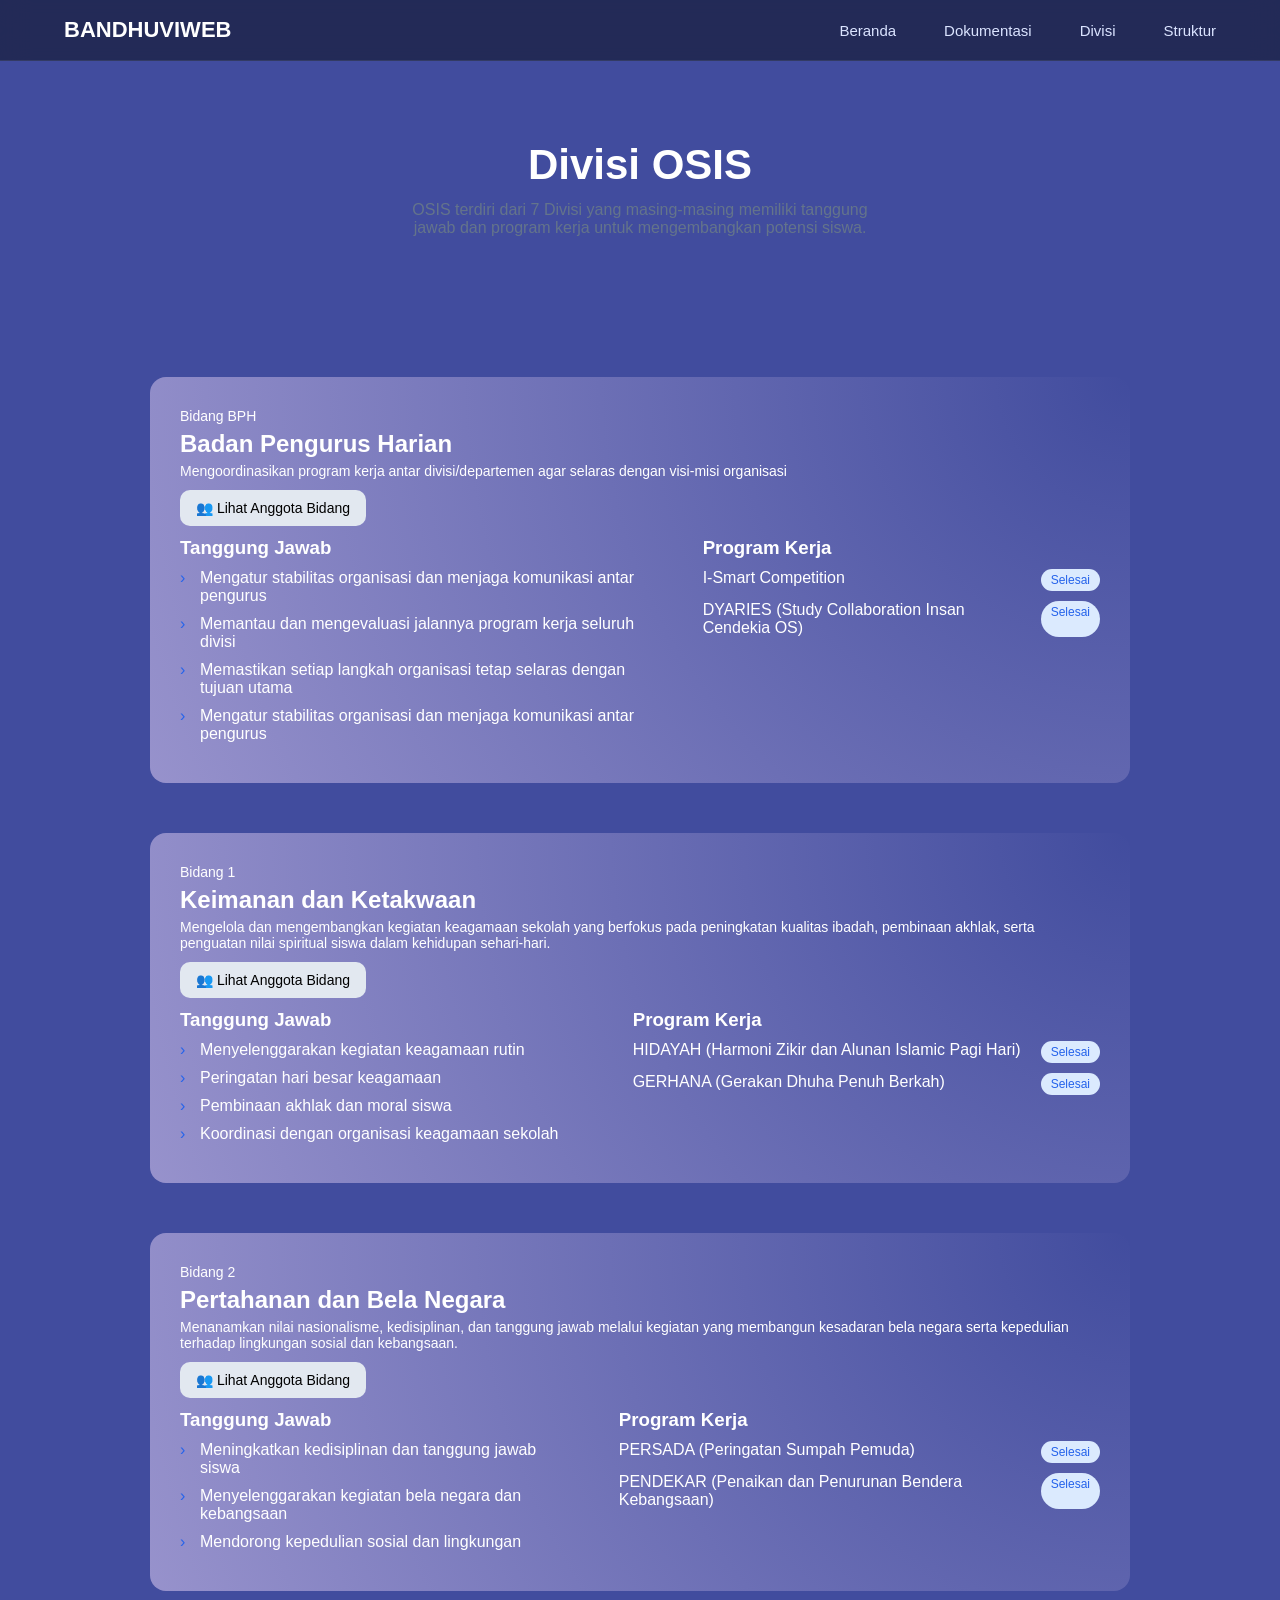
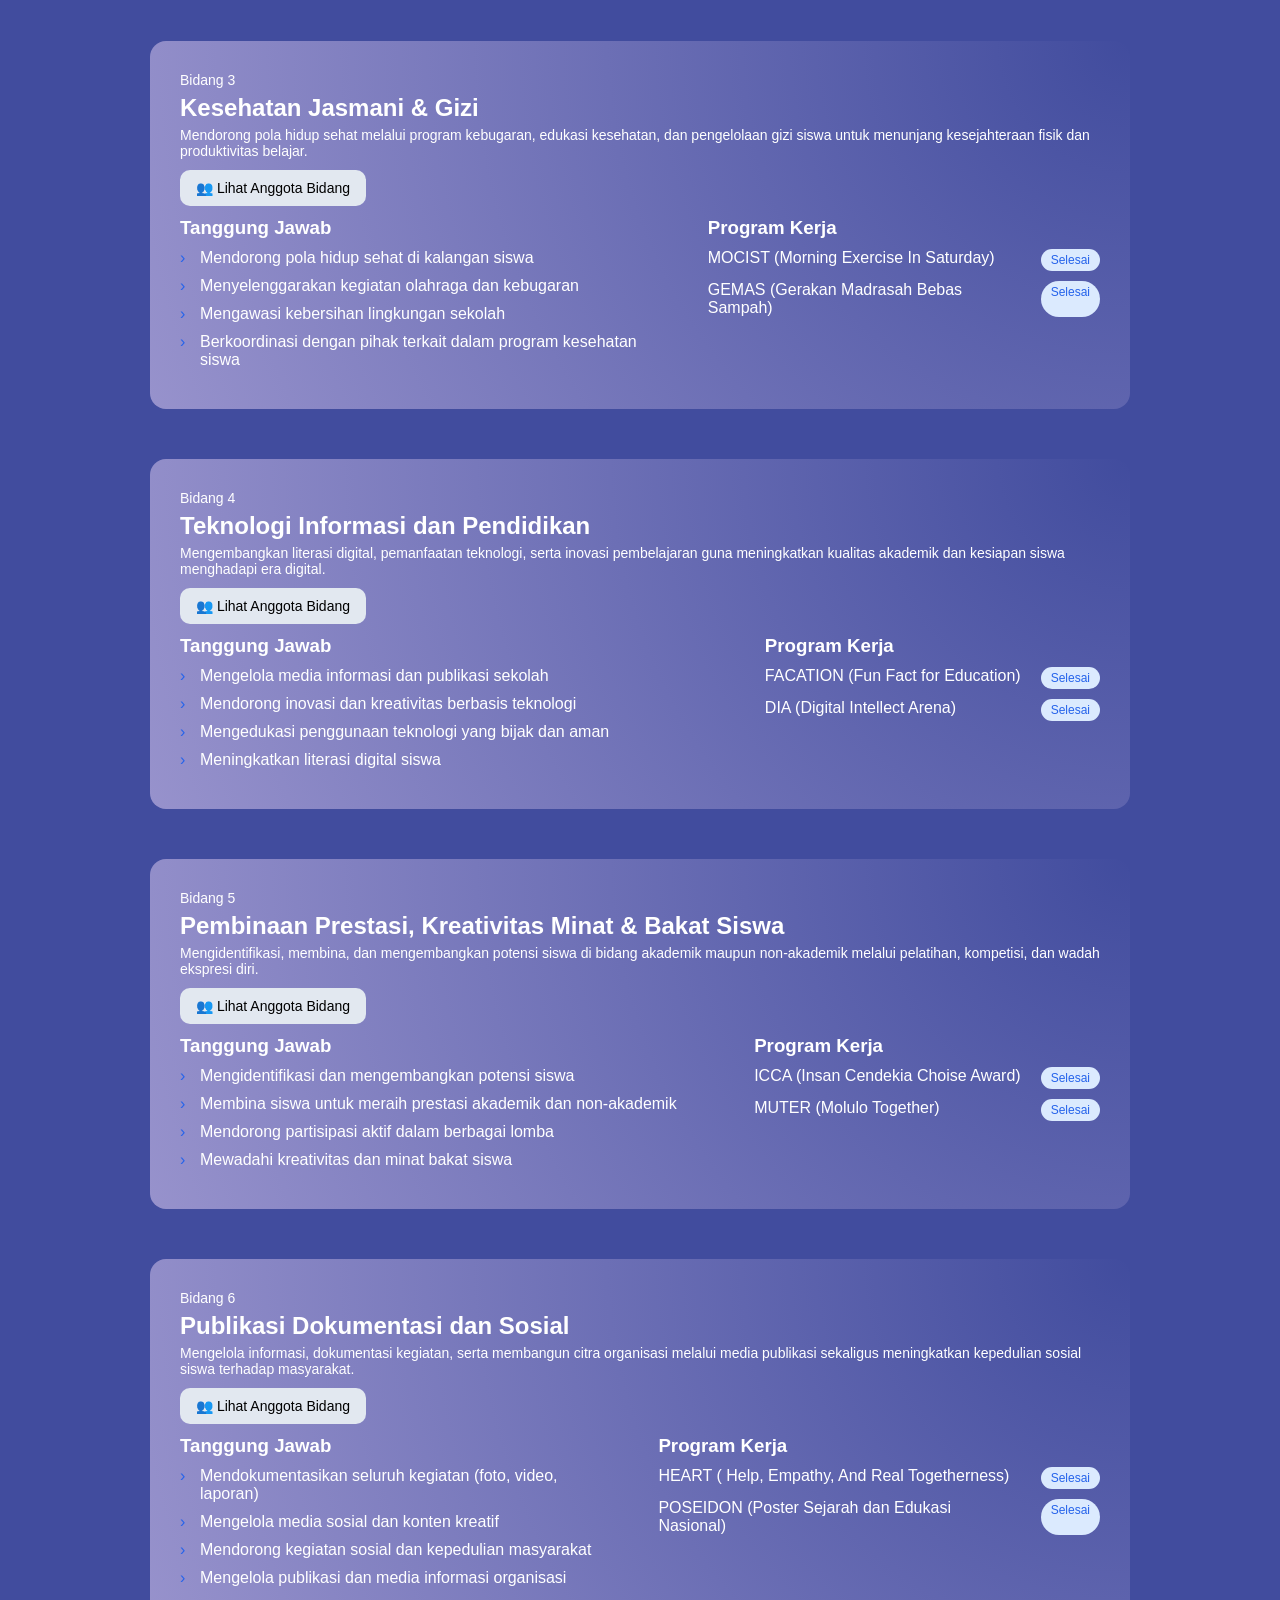
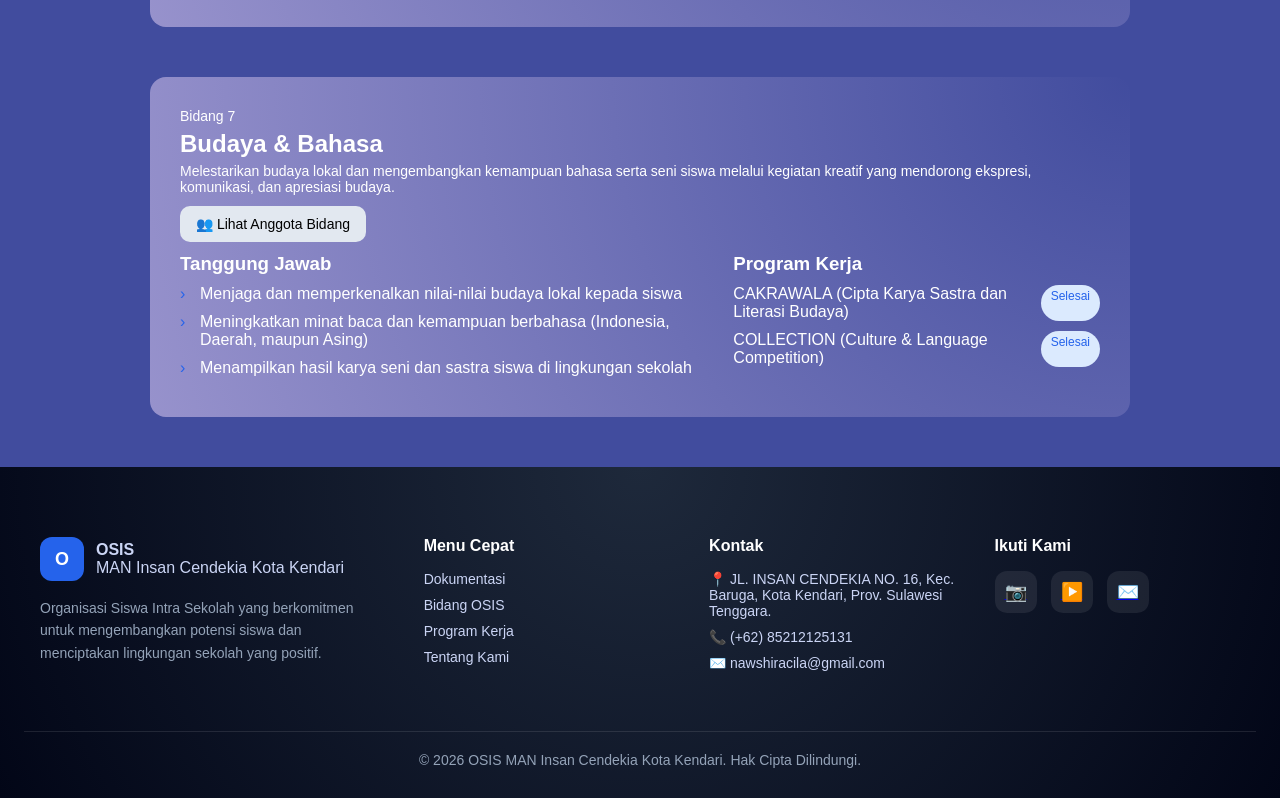
<file: bidang.html>
<!doctype html>
<html lang="en">
  <head>
    <meta charset="UTF-8" />
    <meta name="viewport" content="width=device-width, initial-scale=1.0" />
    <link rel="stylesheet" href="style.css" />
    <!-- <link rel="stylesheet" href="style-dokumentasi.css" /> -->
    <link rel="stylesheet" href="style-bidang.css" />

    <title>Div 4 Website</title>
  </head>
  <body>
    <header class="navbar">
      <div class="nav-container">
        <div class="logo">BANDHUVIWEB</div>

        <nav class="nav-links" id="navLinks">
          <a href="/index.html">Beranda</a>
          <a href="/dokumentasi.html">Dokumentasi</a>
          <a href="/bidang.html">Divisi</a>
          <a href="/struktur.html">Struktur</a>
        </nav>

        <div class="menu-toggle" id="menuToggle">
          <span></span>
          <span></span>
          <span></span>
        </div>
      </div>
    </header>
    <section class="bidang-header">
      <h1>Divisi OSIS</h1>
      <p>
        OSIS terdiri dari 7 Divisi yang masing-masing memiliki tanggung jawab
        dan program kerja untuk mengembangkan potensi siswa.
      </p>
    </section>

    <section class="detail-bidang">
      <div class="header">
        <div>
          <span class="label">Bidang BPH</span>
          <h1>Badan Pengurus Harian</h1>
          <p>
            Mengoordinasikan program kerja antar divisi/departemen agar selaras
            dengan visi-misi organisasi
          </p>
        </div>
      </div>

      <div class="actions">
        <a class="btn" href="divisi-bph.html">👥 Lihat Anggota Bidang</a>
      </div>

      <div class="content">
        <!-- KIRI -->
        <div class="left">
          <h3>Tanggung Jawab</h3>
          <ul>
            <li>
              Mengatur stabilitas organisasi dan menjaga komunikasi antar
              pengurus
            </li>
            <li>
              Memantau dan mengevaluasi jalannya program kerja seluruh divisi
            </li>
            <li>
              Memastikan setiap langkah organisasi tetap selaras dengan tujuan
              utama
            </li>
            <li>
              Mengatur stabilitas organisasi dan menjaga komunikasi antar
              pengurus
            </li>
          </ul>
        </div>

        <!-- KANAN -->
        <div class="right">
          <h3>Program Kerja</h3>

          <div class="program">
            <span> I-Smart Competition </span>
            <span class="status">Selesai</span>
          </div>

          <div class="program">
            <span> DYARIES (Study Collaboration Insan Cendekia OS) </span>
            <span class="status">Selesai</span>
          </div>
        </div>
      </div>
    </section>
    <section class="detail-bidang">
      <div class="header">
        <div>
          <span class="label">Bidang 1</span>
          <h1>Keimanan dan Ketakwaan</h1>
          <p>
            Mengelola dan mengembangkan kegiatan keagamaan sekolah yang berfokus
            pada peningkatan kualitas ibadah, pembinaan akhlak, serta penguatan
            nilai spiritual siswa dalam kehidupan sehari-hari.
          </p>
        </div>
      </div>

      <div class="actions">
        <a class="btn" href="/divisi-1.html"> 👥 Lihat Anggota Bidang </a>
      </div>

      <div class="content">
        <!-- KIRI -->
        <div class="left">
          <h3>Tanggung Jawab</h3>
          <ul>
            <li>Menyelenggarakan kegiatan keagamaan rutin</li>
            <li>Peringatan hari besar keagamaan</li>
            <li>Pembinaan akhlak dan moral siswa</li>
            <li>Koordinasi dengan organisasi keagamaan sekolah</li>
          </ul>
        </div>

        <!-- KANAN -->
        <div class="right">
          <h3>Program Kerja</h3>

          <div class="program">
            <span> HIDAYAH (Harmoni Zikir dan Alunan Islamic Pagi Hari) </span>
            <span class="status">Selesai</span>
          </div>

          <div class="program">
            <span>GERHANA (Gerakan Dhuha Penuh Berkah) </span>
            <span class="status">Selesai</span>
          </div>
        </div>
      </div>
    </section>
    <section class="detail-bidang">
      <div class="header">
        <div>
          <span class="label">Bidang 2</span>
          <h1>Pertahanan dan Bela Negara</h1>
          <p>
            Menanamkan nilai nasionalisme, kedisiplinan, dan tanggung jawab
            melalui kegiatan yang membangun kesadaran bela negara serta
            kepedulian terhadap lingkungan sosial dan kebangsaan.
          </p>
        </div>
      </div>

      <div class="actions">
        <a class="btn" href="divisi-2.html">👥 Lihat Anggota Bidang</a>
      </div>

      <div class="content">
        <!-- KIRI -->
        <div class="left">
          <h3>Tanggung Jawab</h3>
          <ul>
            <li>Meningkatkan kedisiplinan dan tanggung jawab siswa</li>
            <li>Menyelenggarakan kegiatan bela negara dan kebangsaan</li>
            <li>Mendorong kepedulian sosial dan lingkungan</li>
          </ul>
        </div>

        <!-- KANAN -->
        <div class="right">
          <h3>Program Kerja</h3>

          <div class="program">
            <span> PERSADA (Peringatan Sumpah Pemuda) </span>
            <span class="status">Selesai</span>
          </div>

          <div class="program">
            <span> PENDEKAR (Penaikan dan Penurunan Bendera Kebangsaan) </span>
            <span class="status">Selesai</span>
          </div>
        </div>
      </div>
    </section>
    <section class="detail-bidang">
      <div class="header">
        <div>
          <span class="label">Bidang 3</span>
          <h1>Kesehatan Jasmani & Gizi</h1>
          <p>
            Mendorong pola hidup sehat melalui program kebugaran, edukasi
            kesehatan, dan pengelolaan gizi siswa untuk menunjang kesejahteraan
            fisik dan produktivitas belajar.
          </p>
        </div>
      </div>

      <div class="actions">
        <a class="btn" href="divisi-3.html">👥 Lihat Anggota Bidang</a>
      </div>

      <div class="content">
        <!-- KIRI -->
        <div class="left">
          <h3>Tanggung Jawab</h3>
          <ul>
            <li>Mendorong pola hidup sehat di kalangan siswa</li>
            <li>Menyelenggarakan kegiatan olahraga dan kebugaran</li>
            <li>Mengawasi kebersihan lingkungan sekolah</li>
            <li>
              Berkoordinasi dengan pihak terkait dalam program kesehatan siswa
            </li>
          </ul>
        </div>

        <!-- KANAN -->
        <div class="right">
          <h3>Program Kerja</h3>

          <div class="program">
            <span>MOCIST (Morning Exercise In Saturday)</span>
            <span class="status">Selesai</span>
          </div>

          <div class="program">
            <span>GEMAS (Gerakan Madrasah Bebas Sampah)</span>
            <span class="status">Selesai</span>
          </div>
        </div>
      </div>
    </section>
    <section class="detail-bidang">
      <div class="header">
        <div>
          <span class="label">Bidang 4</span>
          <h1>Teknologi Informasi dan Pendidikan</h1>
          <p>
            Mengembangkan literasi digital, pemanfaatan teknologi, serta inovasi
            pembelajaran guna meningkatkan kualitas akademik dan kesiapan siswa
            menghadapi era digital.
          </p>
        </div>
      </div>

      <div class="actions">
        <a class="btn" href="divisi-4.html">👥 Lihat Anggota Bidang</a>
      </div>

      <div class="content">
        <!-- KIRI -->
        <div class="left">
          <h3>Tanggung Jawab</h3>
          <ul>
            <li>Mengelola media informasi dan publikasi sekolah</li>
            <li>Mendorong inovasi dan kreativitas berbasis teknologi</li>
            <li>Mengedukasi penggunaan teknologi yang bijak dan aman</li>
            <li>Meningkatkan literasi digital siswa</li>
          </ul>
        </div>

        <!-- KANAN -->
        <div class="right">
          <h3>Program Kerja</h3>

          <div class="program">
            <span> FACATION (Fun Fact for Education) </span>
            <span class="status">Selesai</span>
          </div>

          <div class="program">
            <span> DIA (Digital Intellect Arena) </span>
            <span class="status">Selesai</span>
          </div>
        </div>
      </div>
    </section>
    <section class="detail-bidang">
      <div class="header">
        <div>
          <span class="label">Bidang 5</span>
          <h1>Pembinaan Prestasi, Kreativitas Minat & Bakat Siswa</h1>
          <p>
            Mengidentifikasi, membina, dan mengembangkan potensi siswa di bidang
            akademik maupun non-akademik melalui pelatihan, kompetisi, dan wadah
            ekspresi diri.
          </p>
        </div>
      </div>

      <div class="actions">
        <a class="btn" href="divisi-5.html">👥 Lihat Anggota Bidang</a>
      </div>

      <div class="content">
        <!-- KIRI -->
        <div class="left">
          <h3>Tanggung Jawab</h3>
          <ul>
            <li>Mengidentifikasi dan mengembangkan potensi siswa</li>
            <li>
              Membina siswa untuk meraih prestasi akademik dan non-akademik
            </li>
            <li>Mendorong partisipasi aktif dalam berbagai lomba</li>
            <li>Mewadahi kreativitas dan minat bakat siswa</li>
          </ul>
        </div>

        <!-- KANAN -->
        <div class="right">
          <h3>Program Kerja</h3>

          <div class="program">
            <span>ICCA (Insan Cendekia Choise Award)</span>
            <span class="status">Selesai</span>
          </div>

          <div class="program">
            <span> MUTER (Molulo Together) </span>
            <span class="status">Selesai</span>
          </div>
        </div>
      </div>
    </section>
    <section class="detail-bidang">
      <div class="header">
        <div>
          <span class="label">Bidang 6</span>
          <h1>Publikasi Dokumentasi dan Sosial</h1>
          <p>
            Mengelola informasi, dokumentasi kegiatan, serta membangun citra
            organisasi melalui media publikasi sekaligus meningkatkan kepedulian
            sosial siswa terhadap masyarakat.
          </p>
        </div>
      </div>

      <div class="actions">
        <a class="btn" href="divisi-6.html">👥 Lihat Anggota Bidang</a>
      </div>

      <div class="content">
        <!-- KIRI -->
        <div class="left">
          <h3>Tanggung Jawab</h3>
          <ul>
            <li>Mendokumentasikan seluruh kegiatan (foto, video, laporan)</li>
            <li>Mengelola media sosial dan konten kreatif</li>
            <li>Mendorong kegiatan sosial dan kepedulian masyarakat</li>
            <li>Mengelola publikasi dan media informasi organisasi</li>
          </ul>
        </div>

        <!-- KANAN -->
        <div class="right">
          <h3>Program Kerja</h3>

          <div class="program">
            <span>HEART ( Help, Empathy, And Real Togetherness)</span>
            <span class="status">Selesai</span>
          </div>

          <div class="program">
            <span>POSEIDON (Poster Sejarah dan Edukasi Nasional)</span>
            <span class="status">Selesai</span>
          </div>
        </div>
      </div>
    </section>
    <section class="detail-bidang">
      <div class="header">
        <div>
          <span class="label">Bidang 7</span>
          <h1>Budaya & Bahasa</h1>
          <p>
            Melestarikan budaya lokal dan mengembangkan kemampuan bahasa serta
            seni siswa melalui kegiatan kreatif yang mendorong ekspresi,
            komunikasi, dan apresiasi budaya.
          </p>
        </div>
      </div>

      <div class="actions">
        <a class="btn" href="divisi-7.html">👥 Lihat Anggota Bidang</a>
      </div>

      <div class="content">
        <!-- KIRI -->
        <div class="left">
          <h3>Tanggung Jawab</h3>
          <ul>
            <li>
              Menjaga dan memperkenalkan nilai-nilai budaya lokal kepada siswa
            </li>
            <li>
              Meningkatkan minat baca dan kemampuan berbahasa (Indonesia,
              Daerah, maupun Asing)
            </li>
            <li>
              Menampilkan hasil karya seni dan sastra siswa di lingkungan
              sekolah
            </li>
          </ul>
        </div>

        <!-- KANAN -->
        <div class="right">
          <h3>Program Kerja</h3>

          <div class="program">
            <span> CAKRAWALA (Cipta Karya Sastra dan Literasi Budaya) </span>
            <span class="status">Selesai</span>
          </div>

          <div class="program">
            <span>COLLECTION (Culture & Language Competition) </span>
            <span class="status">Selesai</span>
          </div>
        </div>
      </div>
    </section>

    <footer class="footer">
      <div class="footer-container">
        <div class="footer-col">
          <div class="footer-logo">
            <span class="logo-circle">O</span>
            <div>
              <strong>OSIS</strong><br />
              MAN Insan Cendekia Kota Kendari
            </div>
          </div>

          <p>
            Organisasi Siswa Intra Sekolah yang berkomitmen untuk mengembangkan
            potensi siswa dan menciptakan lingkungan sekolah yang positif.
          </p>
        </div>

        <div class="footer-col">
          <h4>Menu Cepat</h4>
          <ul>
            <li><a href="dokumentasi.html">Dokumentasi</a></li>
            <li><a href="bidang.html">Bidang OSIS</a></li>
            <li><a href="program.html">Program Kerja</a></li>
            <li><a href="tentang-kami.html">Tentang Kami</a></li>
          </ul>
        </div>

        <div class="footer-col">
          <h4>Kontak</h4>
          <ul class="contact">
            <li>
              📍 JL. INSAN CENDEKIA NO. 16, Kec. Baruga, Kota Kendari, Prov.
              Sulawesi Tenggara.
            </li>
            <li>📞 (+62) 85212125131</li>
            <li>✉️ nawshiracila@gmail.com</li>
          </ul>
        </div>

        <div class="footer-col">
          <h4>Ikuti Kami</h4>
          <div class="socials">
            <a href="#" aria-label="Instagram">📷</a>
            <a href="#" aria-label="YouTube">▶️</a>
            <a href="#" aria-label="Email">✉️</a>
          </div>
        </div>
      </div>

      <div class="footer-bottom">
        © 2026 OSIS MAN Insan Cendekia Kota Kendari. Hak Cipta Dilindungi.
      </div>
    </footer>

    <script>
      const toggle = document.getElementById("menuToggle");
      const navLinks = document.getElementById("navLinks");

      toggle.addEventListener("click", () => {
        navLinks.classList.toggle("active");
      });
    </script>
  </body>
</html>
</file>
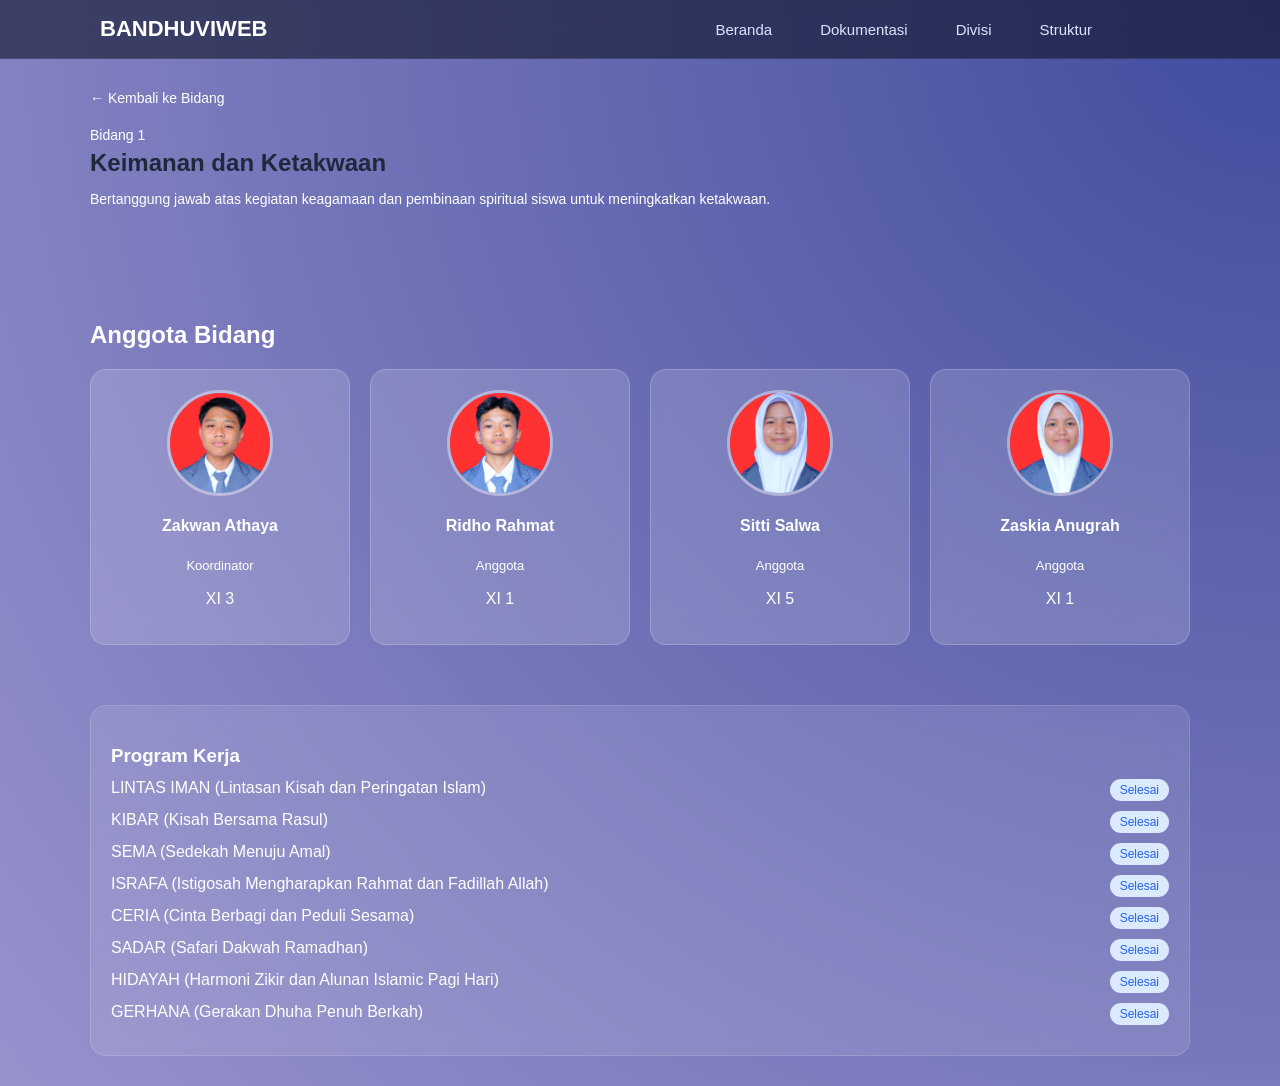
<file: divisi-1.html>
<!doctype html>
<html lang="en">
  <head>
    <meta charset="UTF-8" />
    <meta name="viewport" content="width=device-width, initial-scale=1.0" />
    <link rel="stylesheet" href="divisi-1.css" />
    <link rel="stylesheet" href="style-bidang.css" />

    <title>BANDHUVIWEB | HOMEPAGE</title>
  </head>
  <body>
    <header class="navbar">
      <div class="nav-container">
        <div class="logo">BANDHUVIWEB</div>

        <nav class="nav-links" id="navLinks">
          <a href="/index.html">Beranda</a>
          <a href="/dokumentasi.html">Dokumentasi</a>
          <a href="/bidang.html">Divisi</a>
          <a href="/struktur.html">Struktur</a>
        </nav>

        <div class="menu-toggle" id="menuToggle">
          <span></span>
          <span></span>
          <span></span>
        </div>
      </div>
    </header>
    <!-- CONTENT -->
    <section class="detail-page">
      <div class="container">
        <a href="bidang.html" class="back">← Kembali ke Bidang</a>

        <div class="header">
          <div>
            <span class="label">Bidang 1</span>
            <h1>Keimanan dan Ketakwaan</h1>
            <p>
              Bertanggung jawab atas kegiatan keagamaan dan pembinaan spiritual
              siswa untuk meningkatkan ketakwaan.
            </p>
          </div>
        </div>
      </div>

      <!-- ANGGOTA -->
      <div class="container">
        <h2 class="section-title">Anggota Bidang</h2>

        <div class="anggota-grid">
          <div class="anggota-card">
            <div class="avatar">
              <img
                src="Assets/latar merah/WhatsApp Image 2026-01-27 at 19.41.40 (1).jpeg"
                alt="Fajar Ramadhan"
              />
            </div>
            <h4>Zakwan Athaya</h4>
            <span class="role">Koordinator</span>
            <p>XI 3</p>
          </div>

          <div class="anggota-card">
            <div class="avatar">
              <img
                src="Assets/latar merah/WhatsApp Image 2026-01-27 at 19.41.36.jpeg"
                alt="Fajar Ramadhan"
              />
            </div>
            <h4>Ridho Rahmat</h4>
            <span class="role">Anggota</span>
            <p>XI 1</p>
          </div>

          <div class="anggota-card">
            <div class="avatar">
              <img
                src="Assets/latar merah/WhatsApp Image 2026-01-27 at 19.41.40 (2).jpeg"
                alt="Fajar Ramadhan"
              />
            </div>
            <h4>Sitti Salwa</h4>
            <span class="role">Anggota</span>
            <p>XI 5</p>
          </div>

          <div class="anggota-card">
            <div class="avatar">
              <img
                src="Assets/latar merah/WhatsApp Image 2026-01-27 at 19.41.41 (2).jpeg"
                alt="Fajar Ramadhan"
              />
            </div>
            <h4>Zaskia Anugrah</h4>
            <span class="role">Anggota</span>
            <p>XI 1</p>
          </div>
        </div>
      </div>

      <!-- BOTTOM -->
      <div class="container bottom-section">
        <div class="card">
          <h3>Program Kerja</h3>
          <div class="program">
            <span> LINTAS IMAN (Lintasan Kisah dan Peringatan Islam) </span>
            <span class="status">Selesai</span>
          </div>
          <div class="program">
            <span> KIBAR (Kisah Bersama Rasul) </span>
            <span class="status">Selesai</span>
          </div>
          <div class="program">
            <span> SEMA (Sedekah Menuju Amal) </span>
            <span class="status">Selesai</span>
          </div>
          <div class="program">
            <span>
              ISRAFA (Istigosah Mengharapkan Rahmat dan Fadillah Allah)
            </span>
            <span class="status">Selesai</span>
          </div>
          <div class="program">
            <span> CERIA (Cinta Berbagi dan Peduli Sesama) </span>
            <span class="status">Selesai</span>
          </div>
          <div class="program">
            <span> SADAR (Safari Dakwah Ramadhan) </span>
            <span class="status">Selesai</span>
          </div>
          <div class="program">
            <span> HIDAYAH (Harmoni Zikir dan Alunan Islamic Pagi Hari) </span>
            <span class="status">Selesai</span>
          </div>
          <div class="program">
            <span> GERHANA (Gerakan Dhuha Penuh Berkah) </span>
            <span class="status">Selesai</span>
          </div>
        </div>
      </div>
    </section>
  </body>
</html>
</file>
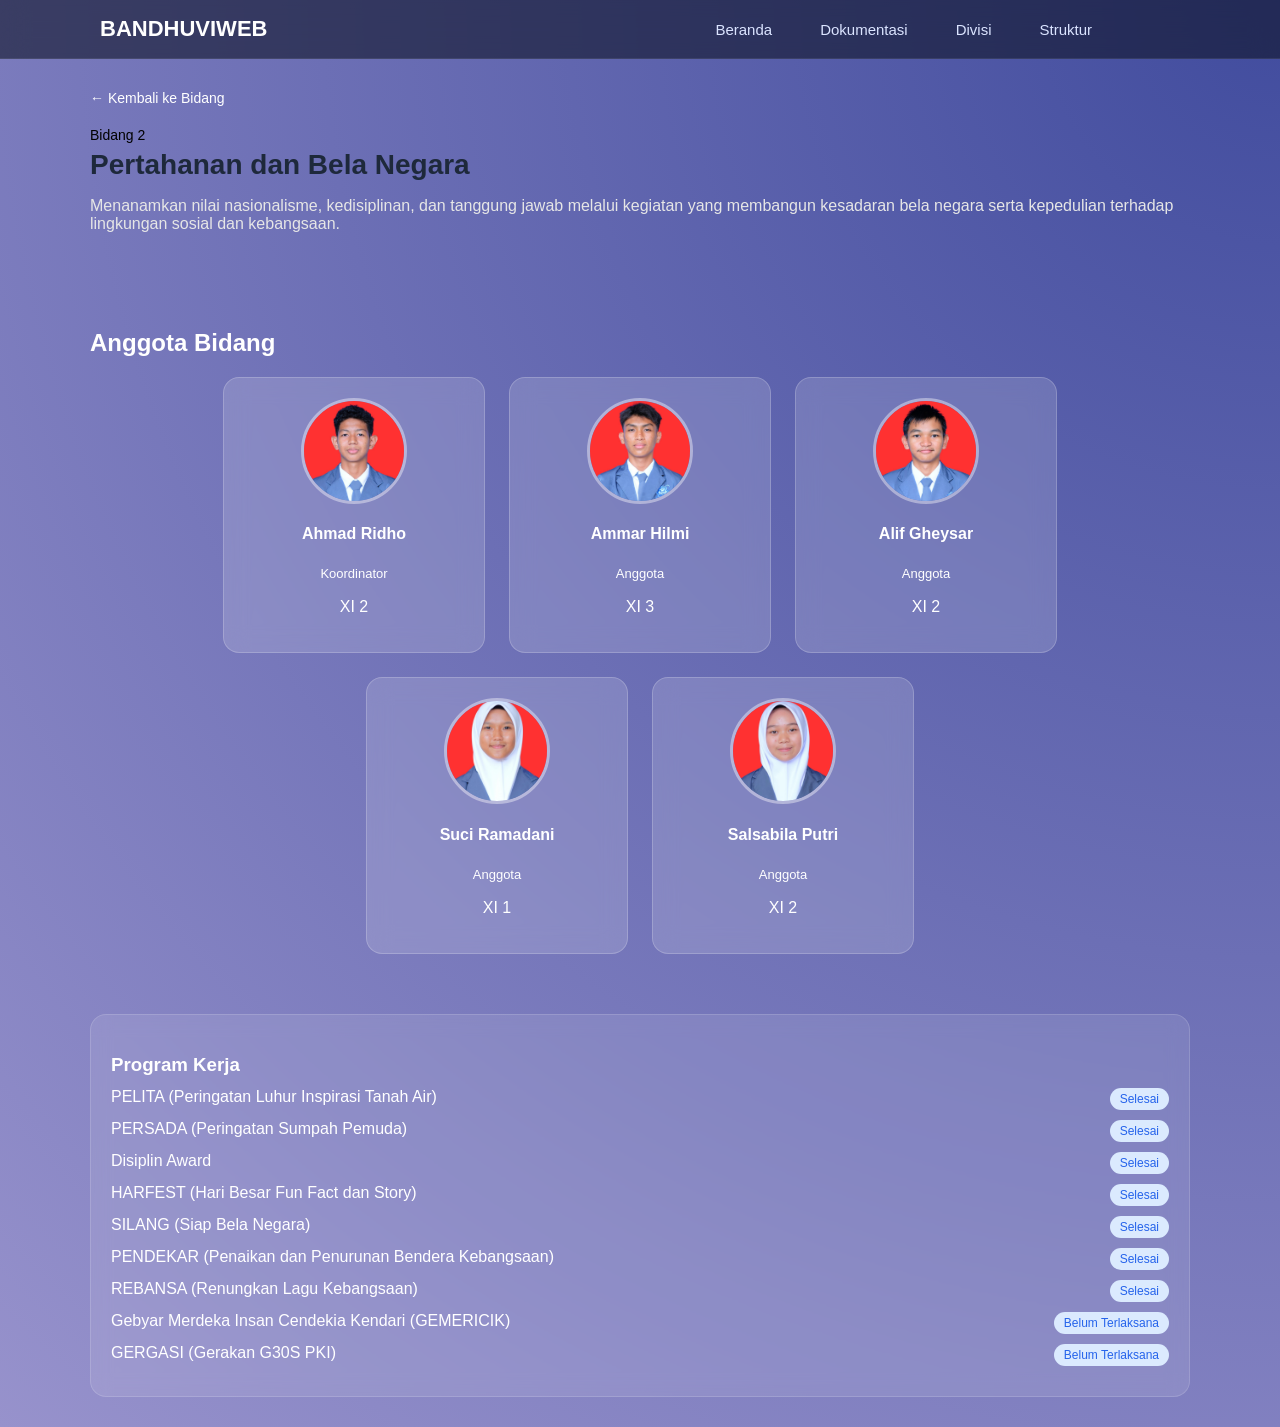
<file: divisi-2.html>
<!doctype html>
<html lang="en">
  <head>
    <meta charset="UTF-8" />
    <meta name="viewport" content="width=device-width, initial-scale=1.0" />
    <link rel="stylesheet" href="divisi-5-anggota.css" />
    <title>BANDHUVIWEB | HOMEPAGE</title>
  </head>
  <body>
    <header class="navbar">
      <div class="nav-container">
        <div class="logo">BANDHUVIWEB</div>

        <nav class="nav-links" id="navLinks">
          <a href="/index.html">Beranda</a>
          <a href="/dokumentasi.html">Dokumentasi</a>
          <a href="/bidang.html">Divisi</a>
          <a href="/struktur.html">Struktur</a>
        </nav>

        <div class="menu-toggle" id="menuToggle">
          <span></span>
          <span></span>
          <span></span>
        </div>
      </div>
    </header>
    <!-- CONTENT -->
    <section class="detail-page">
      <div class="container">
        <a href="bidang.html" class="back">← Kembali ke Bidang</a>

        <div class="header">
          <div>
            <span class="label">Bidang 2</span>
            <h1>Pertahanan dan Bela Negara</h1>
            <p>
              Menanamkan nilai nasionalisme, kedisiplinan, dan tanggung jawab
              melalui kegiatan yang membangun kesadaran bela negara serta
              kepedulian terhadap lingkungan sosial dan kebangsaan.
            </p>
          </div>
        </div>
      </div>

      <!-- ANGGOTA -->
      <div class="container">
        <h2 class="section-title">Anggota Bidang</h2>

        <div class="anggota-grid">
          <div class="anggota-card">
            <div class="avatar">
              <img
                src="Assets/latar merah/WhatsApp Image 2026-01-27 at 19.41.39 (1).jpeg"
                alt="Fajar Ramadhan"
              />
            </div>
            <h4>Ahmad Ridho</h4>
            <span class="role">Koordinator</span>
            <p>XI 2</p>
          </div>

          <div class="anggota-card">
            <div class="avatar">
              <img
                src="Assets/latar merah/WhatsApp Image 2026-01-27 at 19.41.35.jpeg"
                alt="Fajar Ramadhan"
              />
            </div>
            <h4>Ammar Hilmi</h4>
            <span class="role">Anggota</span>
            <p>XI 3</p>
          </div>
          <div class="anggota-card">
            <div class="avatar">
              <img
                src="Assets/latar merah/WhatsApp Image 2026-01-27 at 19.41.45 (1).jpeg"
                alt="Fajar Ramadhan"
              />
            </div>
            <h4>Alif Gheysar</h4>
            <span class="role">Anggota</span>
            <p>XI 2</p>
          </div>

          <div class="anggota-card">
            <div class="avatar">
              <img
                src="Assets/latar merah/WhatsApp Image 2026-01-27 at 19.41.47 (2).jpeg"
                alt="Fajar Ramadhan"
              />
            </div>
            <h4>Suci Ramadani</h4>
            <span class="role">Anggota</span>
            <p>XI 1</p>
          </div>

          <div class="anggota-card">
            <div class="avatar">
              <img
                src="Assets/latar merah/WhatsApp Image 2026-01-27 at 19.41.42 (1).jpeg"
                alt="Fajar Ramadhan"
              />
            </div>
            <h4>Salsabila Putri</h4>
            <span class="role">Anggota</span>
            <p>XI 2</p>
          </div>
        </div>
      </div>

      <!-- BOTTOM -->
      <div class="container">
        <div class="card">
          <h3>Program Kerja</h3>
          <div class="program">
            <span> PELITA (Peringatan Luhur Inspirasi Tanah Air) </span>
            <span class="status">Selesai</span>
          </div>
          <div class="program">
            <span> PERSADA (Peringatan Sumpah Pemuda) </span>
            <span class="status">Selesai</span>
          </div>
          <div class="program">
            <span> Disiplin Award </span>
            <span class="status">Selesai</span>
          </div>
          <div class="program">
            <span> HARFEST (Hari Besar Fun Fact dan Story) </span>
            <span class="status">Selesai</span>
          </div>
          <div class="program">
            <span> SILANG (Siap Bela Negara) </span>
            <span class="status">Selesai</span>
          </div>
          <div class="program">
            <span> PENDEKAR (Penaikan dan Penurunan Bendera Kebangsaan) </span>
            <span class="status">Selesai</span>
          </div>
          <div class="program">
            <span> REBANSA (Renungkan Lagu Kebangsaan) </span>
            <span class="status">Selesai</span>
          </div>
          <div class="program">
            <span> Gebyar Merdeka Insan Cendekia Kendari (GEMERICIK) </span>
            <span class="status">Belum Terlaksana</span>
          </div>
          <div class="program">
            <span> GERGASI (Gerakan G30S PKI) </span>
            <span class="status">Belum Terlaksana</span>
          </div>
        </div>
      </div>
    </section>
  </body>
</html>
</file>
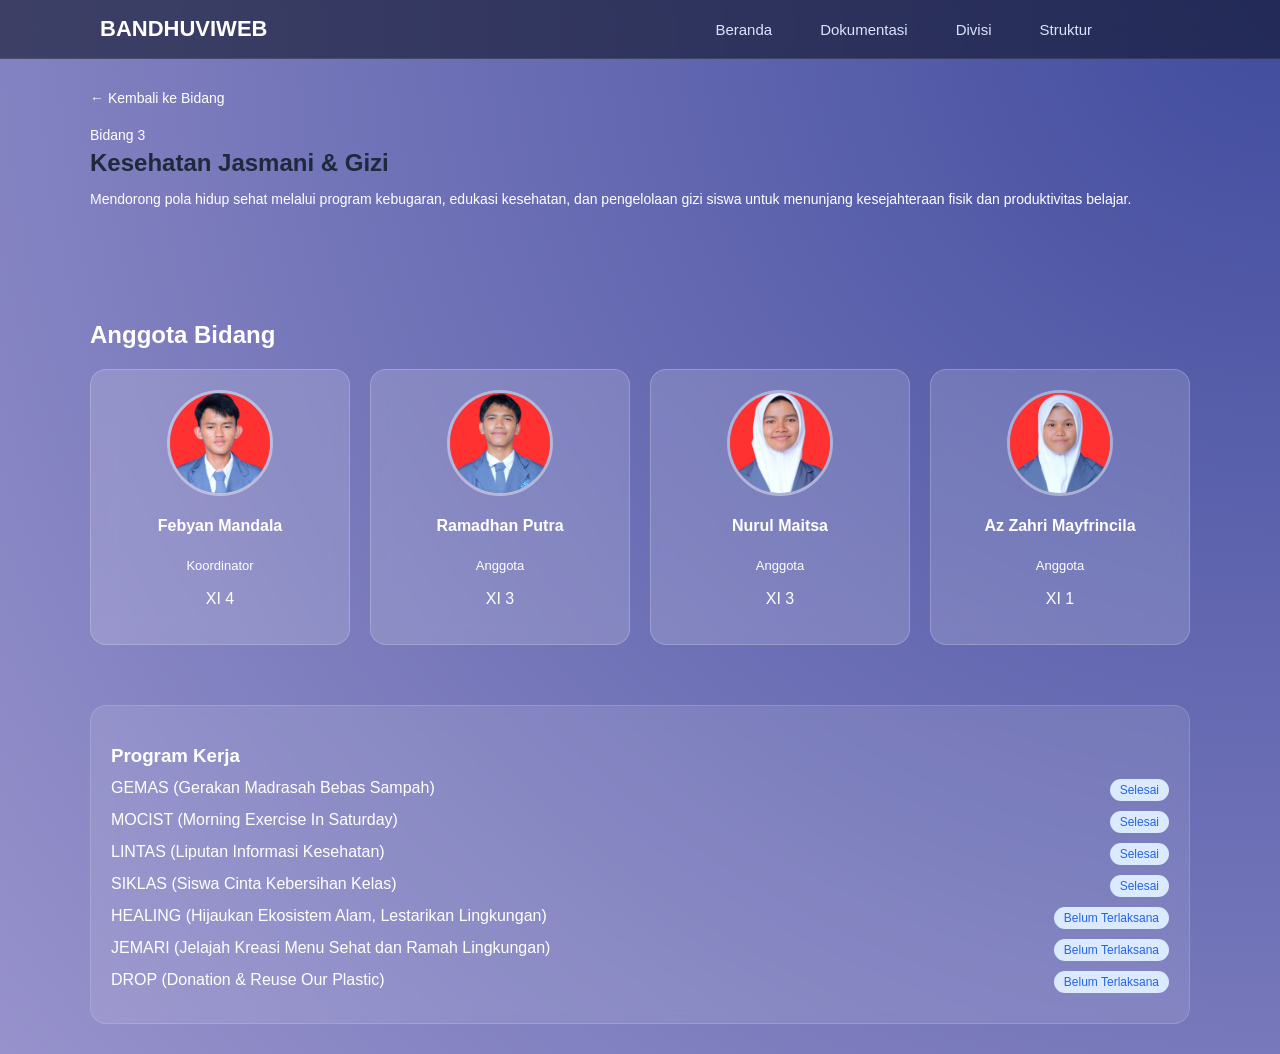
<file: divisi-3.html>
<!doctype html>
<html lang="en">
  <head>
    <meta charset="UTF-8" />
    <meta name="viewport" content="width=device-width, initial-scale=1.0" />
    <link rel="stylesheet" href="divisi-1.css" />
    <link rel="stylesheet" href="style-bidang.css" />

    <title>BANDHUVIWEB | HOMEPAGE</title>
  </head>
  <body>
    <header class="navbar">
      <div class="nav-container">
        <div class="logo">BANDHUVIWEB</div>

        <nav class="nav-links" id="navLinks">
          <a href="/index.html">Beranda</a>
          <a href="/dokumentasi.html">Dokumentasi</a>
          <a href="/bidang.html">Divisi</a>
          <a href="/struktur.html">Struktur</a>
        </nav>

        <div class="menu-toggle" id="menuToggle">
          <span></span>
          <span></span>
          <span></span>
        </div>
      </div>
    </header>
    <!-- CONTENT -->
    <section class="detail-page">
      <div class="container">
        <a href="bidang.html" class="back">← Kembali ke Bidang</a>

        <div class="header">
          <div>
            <span class="label">Bidang 3</span>
            <h1>Kesehatan Jasmani & Gizi</h1>
            <p>
              Mendorong pola hidup sehat melalui program kebugaran, edukasi
              kesehatan, dan pengelolaan gizi siswa untuk menunjang
              kesejahteraan fisik dan produktivitas belajar.
            </p>
          </div>
        </div>
      </div>

      <!-- ANGGOTA -->
      <div class="container">
        <h2 class="section-title">Anggota Bidang</h2>

        <div class="anggota-grid">
          <div class="anggota-card">
            <div class="avatar">
              <img
                src="Assets/latar merah/WhatsApp Image 2026-01-27 at 19.41.40.jpeg"
                alt="Fajar Ramadhan"
              />
            </div>
            <h4>Febyan Mandala</h4>
            <span class="role">Koordinator</span>
            <p>XI 4</p>
          </div>

          <div class="anggota-card">
            <div class="avatar">
              <img
                src="Assets/latar merah/WhatsApp Image 2026-01-27 at 19.41.46 (1).jpeg"
                alt="Fajar Ramadhan"
              />
            </div>
            <h4>Ramadhan Putra</h4>
            <span class="role">Anggota</span>
            <p>XI 3</p>
          </div>

          <div class="anggota-card">
            <div class="avatar">
              <img
                src="Assets/latar merah/WhatsApp Image 2026-01-27 at 19.41.45.jpeg"
                alt="Fajar Ramadhan"
              />
            </div>
            <h4>Nurul Maitsa</h4>
            <span class="role">Anggota</span>
            <p>XI 3</p>
          </div>

          <div class="anggota-card">
            <div class="avatar">
              <img
                src="Assets/latar merah/WhatsApp Image 2026-01-27 at 19.41.39 (2).jpeg"
                alt="Fajar Ramadhan"
              />
            </div>
            <h4>Az Zahri Mayfrincila</h4>
            <span class="role">Anggota</span>
            <p>XI 1</p>
          </div>
        </div>
      </div>

      <!-- BOTTOM -->
      <div class="container">
        <div class="card">
          <h3>Program Kerja</h3>
          <div class="program">
            <span> GEMAS (Gerakan Madrasah Bebas Sampah) </span>
            <span class="status">Selesai</span>
          </div>
          <div class="program">
            <span> MOCIST (Morning Exercise In Saturday) </span>
            <span class="status">Selesai</span>
          </div>
          <div class="program">
            <span> LINTAS (Liputan Informasi Kesehatan) </span>
            <span class="status">Selesai</span>
          </div>
          <div class="program">
            <span> SIKLAS (Siswa Cinta Kebersihan Kelas) </span>
            <span class="status">Selesai</span>
          </div>
          <div class="program">
            <span>
              HEALING (Hijaukan Ekosistem Alam, Lestarikan Lingkungan)
            </span>
            <span class="status">Belum Terlaksana</span>
          </div>
          <div class="program">
            <span>
              JEMARI (Jelajah Kreasi Menu Sehat dan Ramah Lingkungan)
            </span>
            <span class="status">Belum Terlaksana</span>
          </div>
          <div class="program">
            <span> DROP (Donation & Reuse Our Plastic) </span>
            <span class="status">Belum Terlaksana</span>
          </div>
        </div>
      </div>
    </section>
  </body>
</html>
</file>
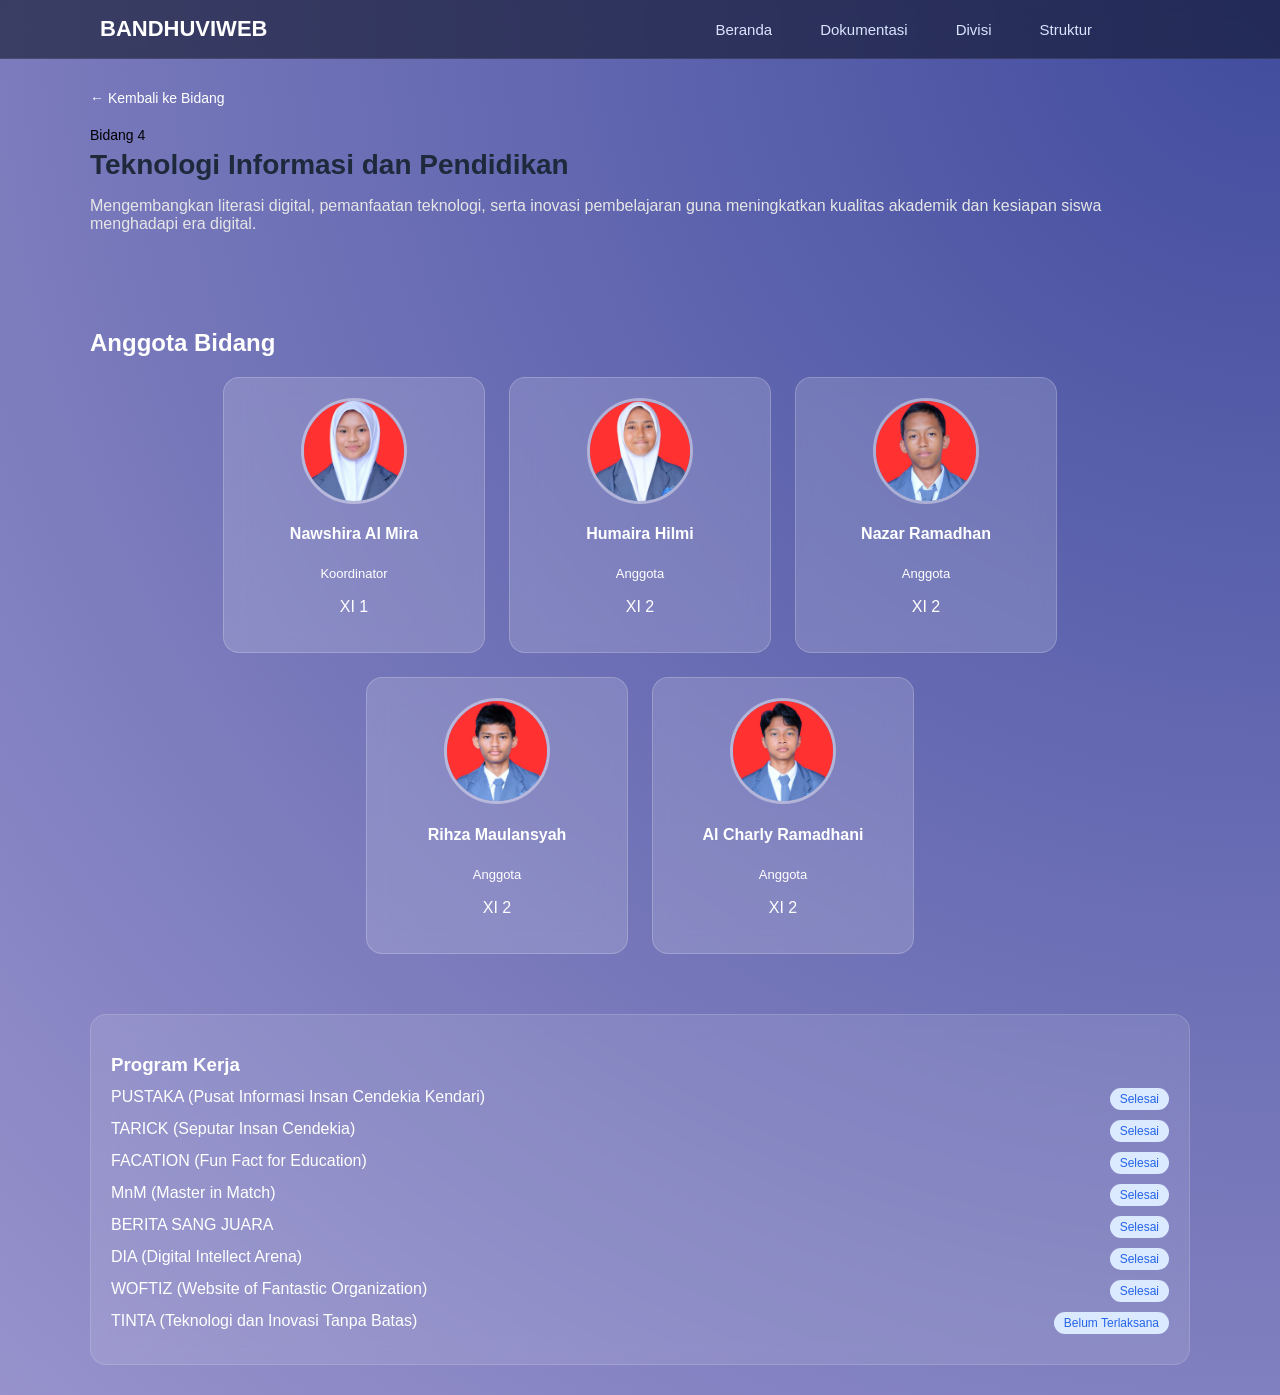
<file: divisi-4.html>
<!doctype html>
<html lang="en">
  <head>
    <meta charset="UTF-8" />
    <meta name="viewport" content="width=device-width, initial-scale=1.0" />
    <link rel="stylesheet" href="divisi-5-anggota.css" />
    <title>BANDHUVIWEB | HOMEPAGE</title>
  </head>
  <body>
    <header class="navbar">
      <div class="nav-container">
        <div class="logo">BANDHUVIWEB</div>

        <nav class="nav-links" id="navLinks">
          <a href="/index.html">Beranda</a>
          <a href="/dokumentasi.html">Dokumentasi</a>
          <a href="/bidang.html">Divisi</a>
          <a href="/struktur.html">Struktur</a>
        </nav>

        <div class="menu-toggle" id="menuToggle">
          <span></span>
          <span></span>
          <span></span>
        </div>
      </div>
    </header>
    <!-- CONTENT -->
    <section class="detail-page">
      <div class="container">
        <a href="bidang.html" class="back">← Kembali ke Bidang</a>

        <div class="header">
          <div>
            <span class="label">Bidang 4</span>
            <h1>Teknologi Informasi dan Pendidikan</h1>
            <p>
              Mengembangkan literasi digital, pemanfaatan teknologi, serta
              inovasi pembelajaran guna meningkatkan kualitas akademik dan
              kesiapan siswa menghadapi era digital.
            </p>
          </div>
        </div>
      </div>

      <!-- ANGGOTA -->
      <div class="container">
        <h2 class="section-title">Anggota Bidang</h2>

        <div class="anggota-grid">
          <div class="anggota-card">
            <div class="avatar">
              <img
                src="Assets/latar merah/WhatsApp Image 2026-01-27 at 19.41.43 (1).jpeg"
                alt="Fajar Ramadhan"
              />
            </div>
            <h4>Nawshira Al Mira</h4>
            <span class="role">Koordinator</span>
            <p>XI 1</p>
          </div>

          <div class="anggota-card">
            <div class="avatar">
              <img
                src="Assets/latar merah/WhatsApp Image 2026-01-27 at 19.41.34.jpeg"
                alt="Fajar Ramadhan"
              />
            </div>
            <h4>Humaira Hilmi</h4>
            <span class="role">Anggota</span>
            <p>XI 2</p>
          </div>

          <div class="anggota-card">
            <div class="avatar">
              <img
                src="Assets/latar merah/WhatsApp Image 2026-01-27 at 19.41.36 (3).jpeg"
                alt="Fajar Ramadhan"
              />
            </div>
            <h4>Nazar Ramadhan</h4>
            <span class="role">Anggota</span>
            <p>XI 2</p>
          </div>

          <div class="anggota-card">
            <div class="avatar">
              <img
                src="Assets/latar merah/WhatsApp Image 2026-01-27 at 19.41.37.jpeg"
                alt="Fajar Ramadhan"
              />
            </div>
            <h4>Rihza Maulansyah</h4>
            <span class="role">Anggota</span>
            <p>XI 2</p>
          </div>
          <div class="anggota-card">
            <div class="avatar">
              <img
                src="Assets/latar merah/WhatsApp Image 2026-01-27 at 19.41.38 (1).jpeg"
                alt="Fajar Ramadhan"
              />
            </div>
            <h4>Al Charly Ramadhani</h4>
            <span class="role">Anggota</span>
            <p>XI 2</p>
          </div>
        </div>
      </div>

      <!-- BOTTOM -->
      <div class="container">
        <div class="card">
          <h3>Program Kerja</h3>
          <div class="program">
            <span> PUSTAKA (Pusat Informasi Insan Cendekia Kendari) </span>
            <span class="status">Selesai</span>
          </div>
          <div class="program">
            <span> TARICK (Seputar Insan Cendekia) </span>
            <span class="status">Selesai</span>
          </div>
          <div class="program">
            <span> FACATION (Fun Fact for Education) </span>
            <span class="status">Selesai</span>
          </div>
          <div class="program">
            <span> MnM (Master in Match) </span>
            <span class="status">Selesai</span>
          </div>
          <div class="program">
            <span> BERITA SANG JUARA </span>
            <span class="status">Selesai</span>
          </div>
          <div class="program">
            <span> DIA (Digital Intellect Arena) </span>
            <span class="status">Selesai</span>
          </div>
          <div class="program">
            <span> WOFTIZ (Website of Fantastic Organization) </span>
            <span class="status">Selesai</span>
          </div>
          <div class="program">
            <span> TINTA (Teknologi dan Inovasi Tanpa Batas) </span>
            <span class="status">Belum Terlaksana</span>
          </div>
        </div>
      </div>
    </section>
  </body>
</html>
</file>
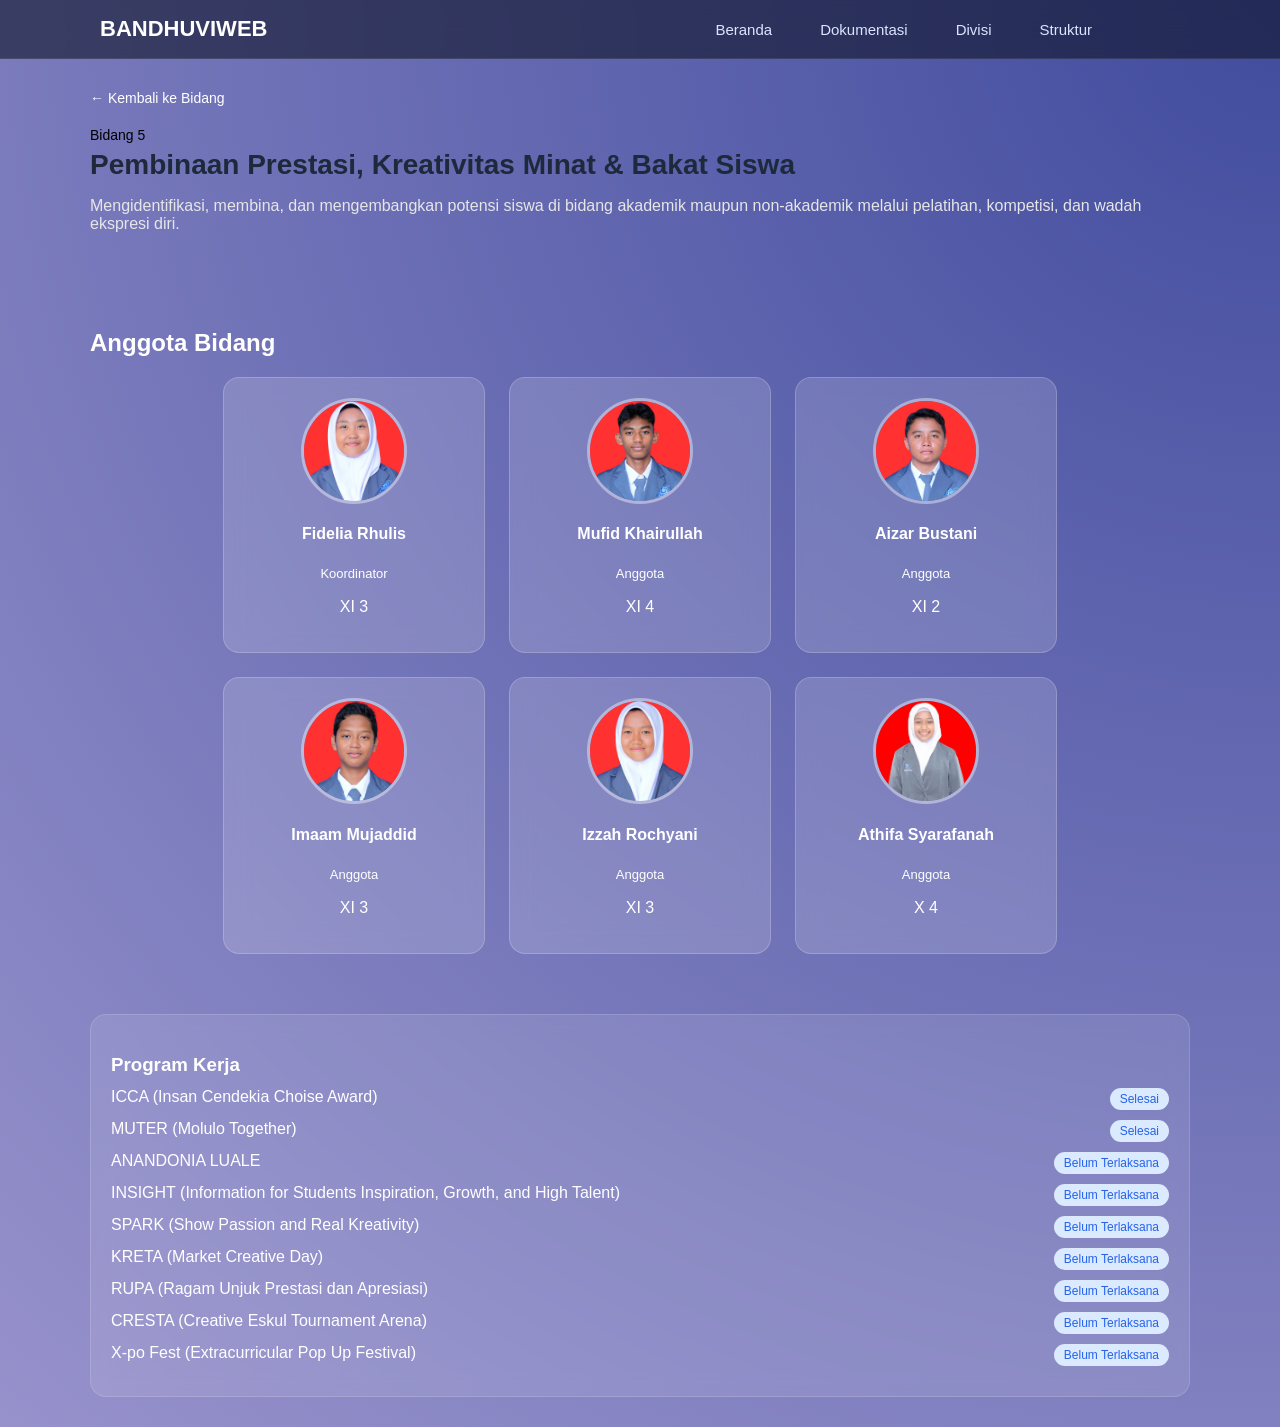
<file: divisi-5.html>
<!doctype html>
<html lang="en">
  <head>
    <meta charset="UTF-8" />
    <meta name="viewport" content="width=device-width, initial-scale=1.0" />
    <link rel="stylesheet" href="divisi-5-anggota.css" />
    <title>BANDHUVIWEB | HOMEPAGE</title>
  </head>
  <body>
    <header class="navbar">
      <div class="nav-container">
        <div class="logo">BANDHUVIWEB</div>

        <nav class="nav-links" id="navLinks">
          <a href="/index.html">Beranda</a>
          <a href="/dokumentasi.html">Dokumentasi</a>
          <a href="/bidang.html">Divisi</a>
          <a href="/struktur.html">Struktur</a>
        </nav>

        <div class="menu-toggle" id="menuToggle">
          <span></span>
          <span></span>
          <span></span>
        </div>
      </div>
    </header>
    <!-- CONTENT -->
    <section class="detail-page">
      <div class="container">
        <a href="bidang.html" class="back">← Kembali ke Bidang</a>

        <div class="header">
          <div>
            <span class="label">Bidang 5</span>
            <h1>Pembinaan Prestasi, Kreativitas Minat & Bakat Siswa</h1>
            <p>
              Mengidentifikasi, membina, dan mengembangkan potensi siswa di
              bidang akademik maupun non-akademik melalui pelatihan, kompetisi,
              dan wadah ekspresi diri.
            </p>
          </div>
        </div>
      </div>

      <!-- ANGGOTA -->
      <div class="container">
        <h2 class="section-title">Anggota Bidang</h2>

        <div class="anggota-grid">
          <div class="anggota-card">
            <div class="avatar">
              <img
                src="Assets/latar merah/WhatsApp Image 2026-01-27 at 19.41.42.jpeg"
                alt="Fajar Ramadhan"
              />
            </div>
            <h4>Fidelia Rhulis</h4>
            <span class="role">Koordinator</span>
            <p>XI 3</p>
          </div>

          <div class="anggota-card">
            <div class="avatar">
              <img
                src="Assets/latar merah/WhatsApp Image 2026-01-27 at 19.41.37 (2).jpeg"
                alt="Fajar Ramadhan"
              />
            </div>
            <h4>Mufid Khairullah</h4>
            <span class="role">Anggota</span>
            <p>XI 4</p>
          </div>

          <div class="anggota-card">
            <div class="avatar">
              <img
                src="Assets/latar merah/WhatsApp Image 2026-01-27 at 19.41.44 (2).jpeg"
                alt="Fajar Ramadhan"
              />
            </div>
            <h4>Aizar Bustani</h4>
            <span class="role">Anggota</span>
            <p>XI 2</p>
          </div>

          <div class="anggota-card">
            <div class="avatar">
              <img
                src="Assets/latar merah/WhatsApp Image 2026-01-27 at 19.41.39.jpeg"
                alt="Fajar Ramadhan"
              />
            </div>
            <h4>Imaam Mujaddid</h4>
            <span class="role">Anggota</span>
            <p>XI 3</p>
          </div>
          <div class="anggota-card">
            <div class="avatar">
              <img
                src="Assets/latar merah/WhatsApp Image 2026-01-27 at 19.41.45 (2).jpeg"
                alt="Fajar Ramadhan"
              />
            </div>
            <h4>Izzah Rochyani</h4>
            <span class="role">Anggota</span>
            <p>XI 3</p>
          </div>
          <div class="anggota-card">
            <div class="avatar">
              <img
                src="Assets/latar merah/WhatsApp Image 2026-01-27 at 19.41.36 (1).jpeg"
                alt="Fajar Ramadhan"
              />
            </div>
            <h4>Athifa Syarafanah</h4>
            <span class="role">Anggota</span>
            <p>X 4</p>
          </div>
        </div>
      </div>

      <!-- BOTTOM -->
      <div class="container">
        <div class="card">
          <h3>Program Kerja</h3>
          <div class="program">
            <span> ICCA (Insan Cendekia Choise Award) </span>
            <span class="status">Selesai</span>
          </div>
          <div class="program">
            <span> MUTER (Molulo Together) </span>
            <span class="status">Selesai</span>
          </div>
          <div class="program">
            <span> ANANDONIA LUALE </span>
            <span class="status">Belum Terlaksana</span>
          </div>
          <div class="program">
            <span>
              INSIGHT (Information for Students Inspiration, Growth, and High
              Talent)
            </span>
            <span class="status">Belum Terlaksana</span>
          </div>
          <div class="program">
            <span> SPARK (Show Passion and Real Kreativity) </span>
            <span class="status">Belum Terlaksana</span>
          </div>
          <div class="program">
            <span> KRETA (Market Creative Day) </span>
            <span class="status">Belum Terlaksana</span>
          </div>
          <div class="program">
            <span> RUPA (Ragam Unjuk Prestasi dan Apresiasi) </span>
            <span class="status">Belum Terlaksana</span>
          </div>
          <div class="program">
            <span> CRESTA (Creative Eskul Tournament Arena) </span>
            <span class="status">Belum Terlaksana</span>
          </div>
          <div class="program">
            <span> X-po Fest (Extracurricular Pop Up Festival) </span>
            <span class="status">Belum Terlaksana</span>
          </div>
        </div>
      </div>
    </section>
  </body>
</html>
</file>
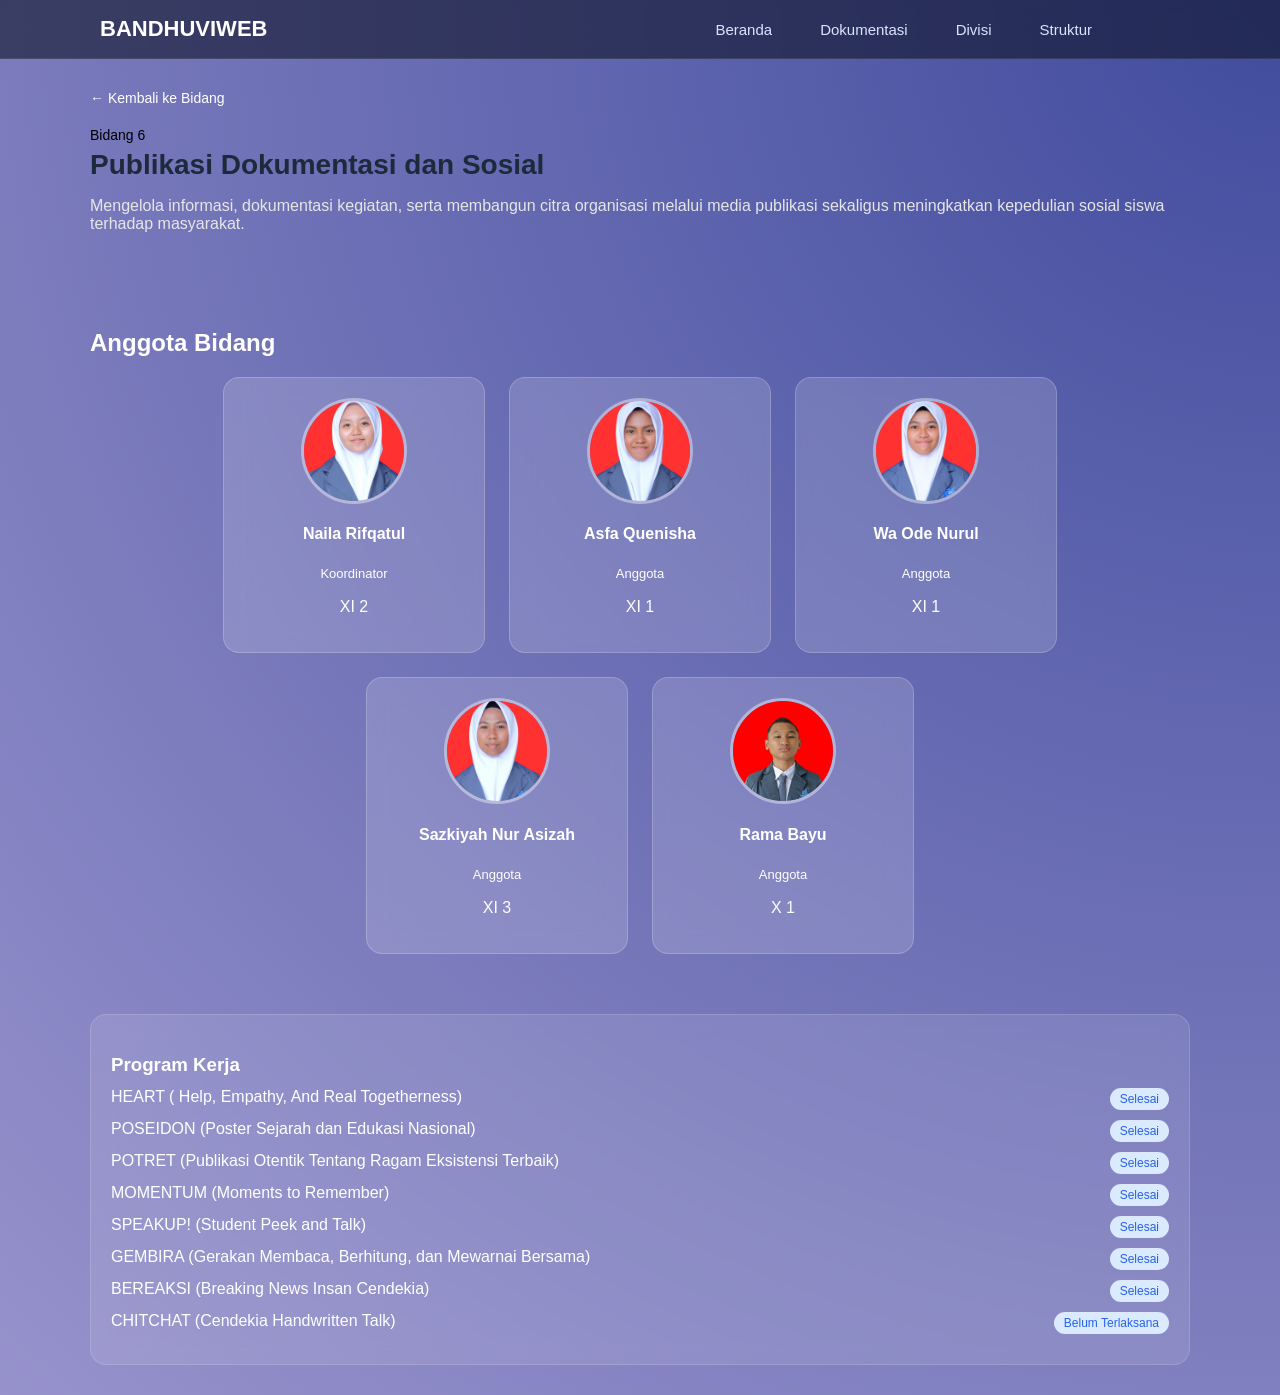
<file: divisi-6.html>
<!doctype html>
<html lang="en">
  <head>
    <meta charset="UTF-8" />
    <meta name="viewport" content="width=device-width, initial-scale=1.0" />
    <link rel="stylesheet" href="divisi-5-anggota.css" />
    <title>BANDHUVIWEB | HOMEPAGE</title>
  </head>
  <body>
    <header class="navbar">
      <div class="nav-container">
        <div class="logo">BANDHUVIWEB</div>

        <nav class="nav-links" id="navLinks">
          <a href="/index.html">Beranda</a>
          <a href="/dokumentasi.html">Dokumentasi</a>
          <a href="/bidang.html">Divisi</a>
          <a href="/struktur.html">Struktur</a>
        </nav>

        <div class="menu-toggle" id="menuToggle">
          <span></span>
          <span></span>
          <span></span>
        </div>
      </div>
    </header>
    <!-- CONTENT -->
    <section class="detail-page">
      <div class="container">
        <a href="bidang.html" class="back">← Kembali ke Bidang</a>

        <div class="header">
          <div>
            <span class="label">Bidang 6</span>
            <h1>Publikasi Dokumentasi dan Sosial</h1>
            <p>
              Mengelola informasi, dokumentasi kegiatan, serta membangun citra
              organisasi melalui media publikasi sekaligus meningkatkan
              kepedulian sosial siswa terhadap masyarakat.
            </p>
          </div>
        </div>
      </div>

      <!-- ANGGOTA -->
      <div class="container">
        <h2 class="section-title">Anggota Bidang</h2>

        <div class="anggota-grid">
          <div class="anggota-card">
            <div class="avatar">
              <img
                src="Assets/latar merah/WhatsApp Image 2026-01-27 at 19.41.41.jpeg"
                alt="Fajar Ramadhan"
              />
            </div>
            <h4>Naila Rifqatul</h4>
            <span class="role">Koordinator</span>
            <p>XI 2</p>
          </div>

          <div class="anggota-card">
            <div class="avatar">
              <img
                src="Assets/latar merah/WhatsApp Image 2026-01-27 at 19.41.35 (1).jpeg"
                alt="Fajar Ramadhan"
              />
            </div>
            <h4>Asfa Quenisha</h4>
            <span class="role">Anggota</span>
            <p>XI 1</p>
          </div>

          <div class="anggota-card">
            <div class="avatar">
              <img
                src="Assets/latar merah/WhatsApp Image 2026-01-27 at 19.41.44 (1).jpeg"
                alt="Fajar Ramadhan"
              />
            </div>
            <h4>Wa Ode Nurul</h4>
            <span class="role">Anggota</span>
            <p>XI 1</p>
          </div>

          <div class="anggota-card">
            <div class="avatar">
              <img
                src="Assets/latar merah/WhatsApp Image 2026-01-27 at 19.41.44.jpeg"
                alt="Fajar Ramadhan"
              />
            </div>
            <h4>Sazkiyah Nur Asizah</h4>
            <span class="role">Anggota</span>
            <p>XI 3</p>
          </div>
          <div class="anggota-card">
            <div class="avatar">
              <img
                src="Assets/latar merah/WhatsApp Image 2026-01-27 at 19.41.46.jpeg"
                alt="Fajar Ramadhan"
              />
            </div>
            <h4>Rama Bayu</h4>
            <span class="role">Anggota</span>
            <p>X 1</p>
          </div>
        </div>
      </div>

      <!-- BOTTOM -->
      <div class="container">
        <div class="card">
          <h3>Program Kerja</h3>
          <div class="program">
            <span> HEART ( Help, Empathy, And Real Togetherness) </span>
            <span class="status">Selesai</span>
          </div>
          <div class="program">
            <span> POSEIDON (Poster Sejarah dan Edukasi Nasional) </span>
            <span class="status">Selesai</span>
          </div>
          <div class="program">
            <span>
              POTRET (Publikasi Otentik Tentang Ragam Eksistensi Terbaik)
            </span>
            <span class="status">Selesai</span>
          </div>
          <div class="program">
            <span> MOMENTUM (Moments to Remember) </span>
            <span class="status">Selesai</span>
          </div>
          <div class="program">
            <span> SPEAKUP! (Student Peek and Talk) </span>
            <span class="status">Selesai</span>
          </div>
          <div class="program">
            <span>
              GEMBIRA (Gerakan Membaca, Berhitung, dan Mewarnai Bersama)
            </span>
            <span class="status">Selesai</span>
          </div>
          <div class="program">
            <span> BEREAKSI (Breaking News Insan Cendekia) </span>
            <span class="status">Selesai</span>
          </div>
          <div class="program">
            <span> CHITCHAT (Cendekia Handwritten Talk) </span>
            <span class="status">Belum Terlaksana</span>
          </div>
        </div>
      </div>
    </section>
  </body>
</html>
</file>
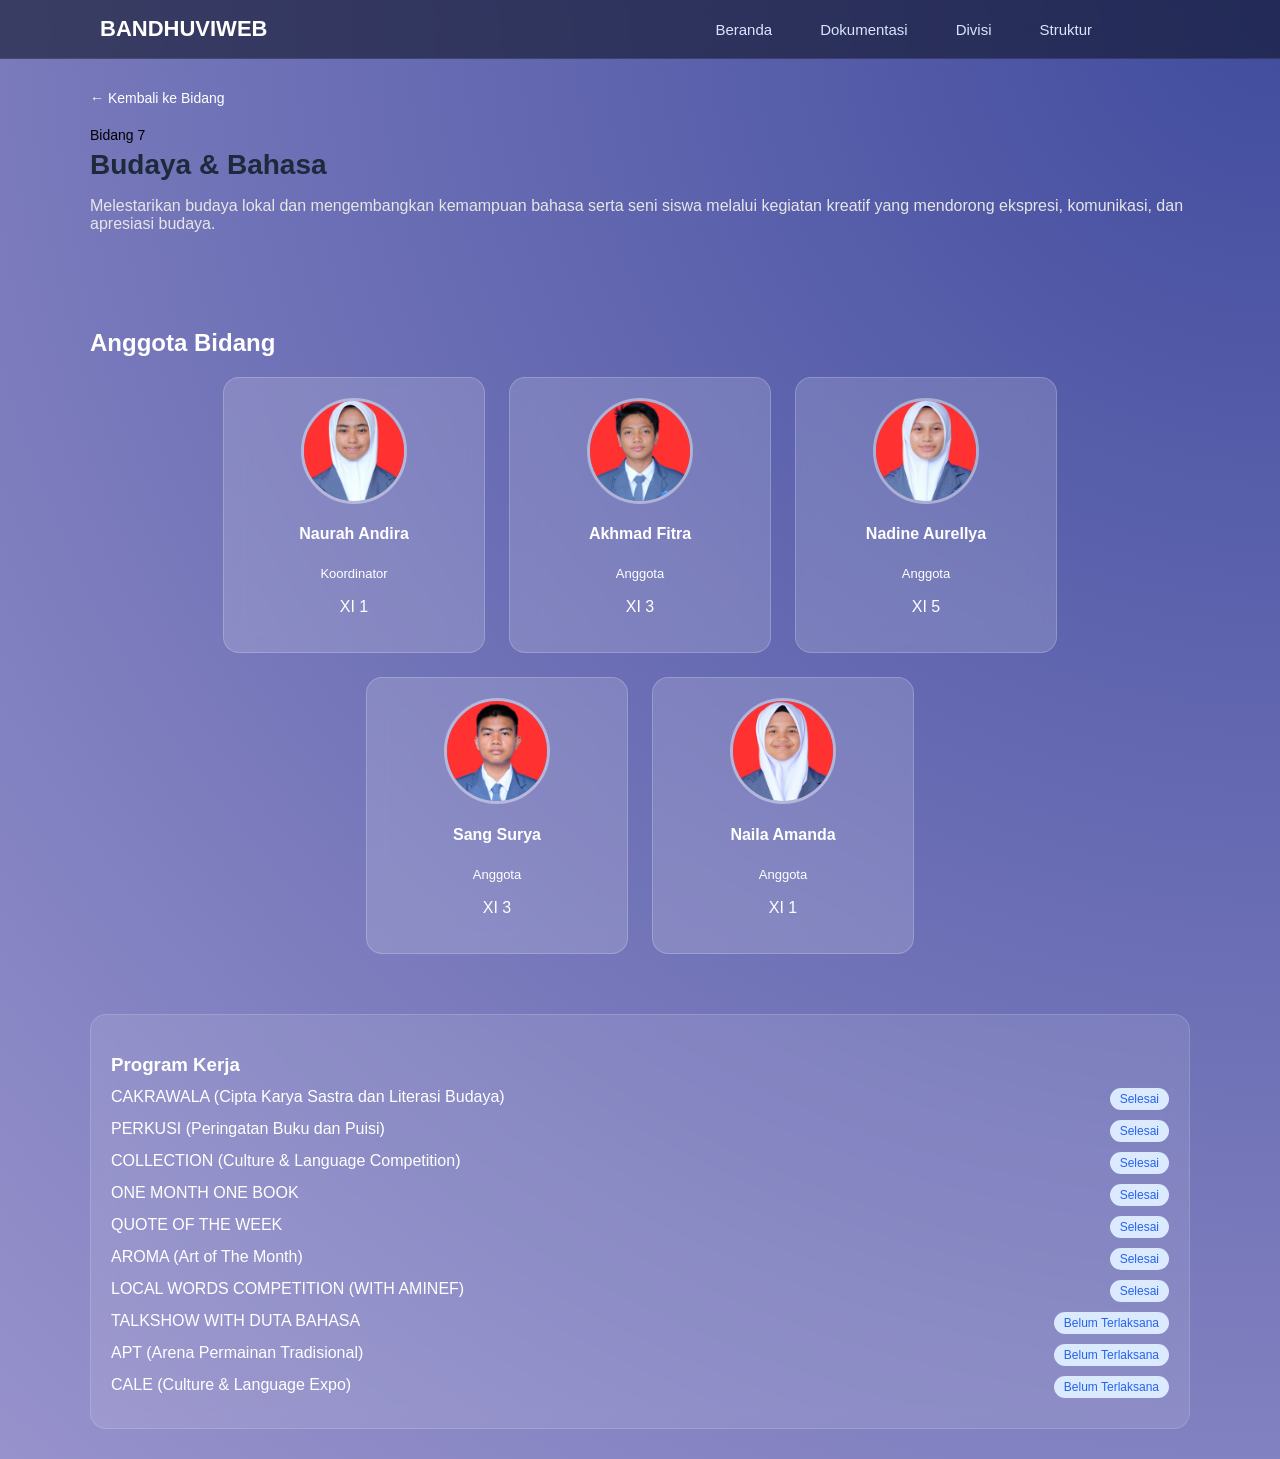
<file: divisi-7.html>
<!doctype html>
<html lang="en">
  <head>
    <meta charset="UTF-8" />
    <meta name="viewport" content="width=device-width, initial-scale=1.0" />
    <link rel="stylesheet" href="divisi-5-anggota.css" />
    <title>BANDHUVIWEB | HOMEPAGE</title>
  </head>
  <body>
    <header class="navbar">
      <div class="nav-container">
        <div class="logo">BANDHUVIWEB</div>

        <nav class="nav-links" id="navLinks">
          <a href="/index.html">Beranda</a>
          <a href="/dokumentasi.html">Dokumentasi</a>
          <a href="/bidang.html">Divisi</a>
          <a href="/struktur.html">Struktur</a>
        </nav>

        <div class="menu-toggle" id="menuToggle">
          <span></span>
          <span></span>
          <span></span>
        </div>
      </div>
    </header>
    <!-- CONTENT -->
    <section class="detail-page">
      <div class="container">
        <a href="bidang.html" class="back">← Kembali ke Bidang</a>

        <div class="header">
          <div>
            <span class="label">Bidang 7</span>
            <h1>Budaya & Bahasa</h1>
            <p>
              Melestarikan budaya lokal dan mengembangkan kemampuan bahasa serta
              seni siswa melalui kegiatan kreatif yang mendorong ekspresi,
              komunikasi, dan apresiasi budaya.
            </p>
          </div>
        </div>
      </div>

      <!-- ANGGOTA -->
      <div class="container">
        <h2 class="section-title">Anggota Bidang</h2>

        <div class="anggota-grid">
          <div class="anggota-card">
            <div class="avatar">
              <img
                src="Assets/latar merah/WhatsApp Image 2026-01-27 at 19.41.41 (1).jpeg"
                alt="Fajar Ramadhan"
              />
            </div>
            <h4>Naurah Andira</h4>
            <span class="role">Koordinator</span>
            <p>XI 1</p>
          </div>

          <div class="anggota-card">
            <div class="avatar">
              <img
                src="Assets/latar merah/WhatsApp Image 2026-01-27 at 19.41.38.jpeg"
                alt="Fajar Ramadhan"
              />
            </div>
            <h4>Akhmad Fitra</h4>
            <span class="role">Anggota</span>
            <p>XI 3</p>
          </div>

          <div class="anggota-card">
            <div class="avatar">
              <img
                src="Assets/latar merah/WhatsApp Image 2026-01-27 at 19.41.43 (2).jpeg"
                alt="Fajar Ramadhan"
              />
            </div>
            <h4>Nadine Aurellya</h4>
            <span class="role">Anggota</span>
            <p>XI 5</p>
          </div>

          <div class="anggota-card">
            <div class="avatar">
              <img
                src="Assets/latar merah/WhatsApp Image 2026-01-27 at 19.41.34 (2).jpeg"
                alt="Fajar Ramadhan"
              />
            </div>
            <h4>Sang Surya</h4>
            <span class="role">Anggota</span>
            <p>XI 3</p>
          </div>
          <div class="anggota-card">
            <div class="avatar">
              <img
                src="Assets/latar merah/WhatsApp Image 2026-01-27 at 19.41.34 (1).jpeg"
                alt="Fajar Ramadhan"
              />
            </div>
            <h4>Naila Amanda</h4>
            <span class="role">Anggota</span>
            <p>XI 1</p>
          </div>
        </div>
      </div>

      <!-- BOTTOM -->
      <div class="container">
        <div class="card">
          <h3>Program Kerja</h3>
          <div class="program">
            <span> CAKRAWALA (Cipta Karya Sastra dan Literasi Budaya) </span>
            <span class="status">Selesai</span>
          </div>
          <div class="program">
            <span> PERKUSI (Peringatan Buku dan Puisi) </span>
            <span class="status">Selesai</span>
          </div>
          <div class="program">
            <span> COLLECTION (Culture & Language Competition) </span>
            <span class="status">Selesai</span>
          </div>
          <div class="program">
            <span> ONE MONTH ONE BOOK </span>
            <span class="status">Selesai</span>
          </div>
          <div class="program">
            <span> QUOTE OF THE WEEK </span>
            <span class="status">Selesai</span>
          </div>
          <div class="program">
            <span> AROMA (Art of The Month) </span>
            <span class="status">Selesai</span>
          </div>
          <div class="program">
            <span> LOCAL WORDS COMPETITION (WITH AMINEF) </span>
            <span class="status">Selesai</span>
          </div>
          <div class="program">
            <span> TALKSHOW WITH DUTA BAHASA </span>
            <span class="status">Belum Terlaksana</span>
          </div>
          <div class="program">
            <span> APT (Arena Permainan Tradisional) </span>
            <span class="status">Belum Terlaksana</span>
          </div>
          <div class="program">
            <span> CALE (Culture & Language Expo) </span>
            <span class="status">Belum Terlaksana</span>
          </div>
        </div>
      </div>
    </section>
  </body>
</html>
</file>
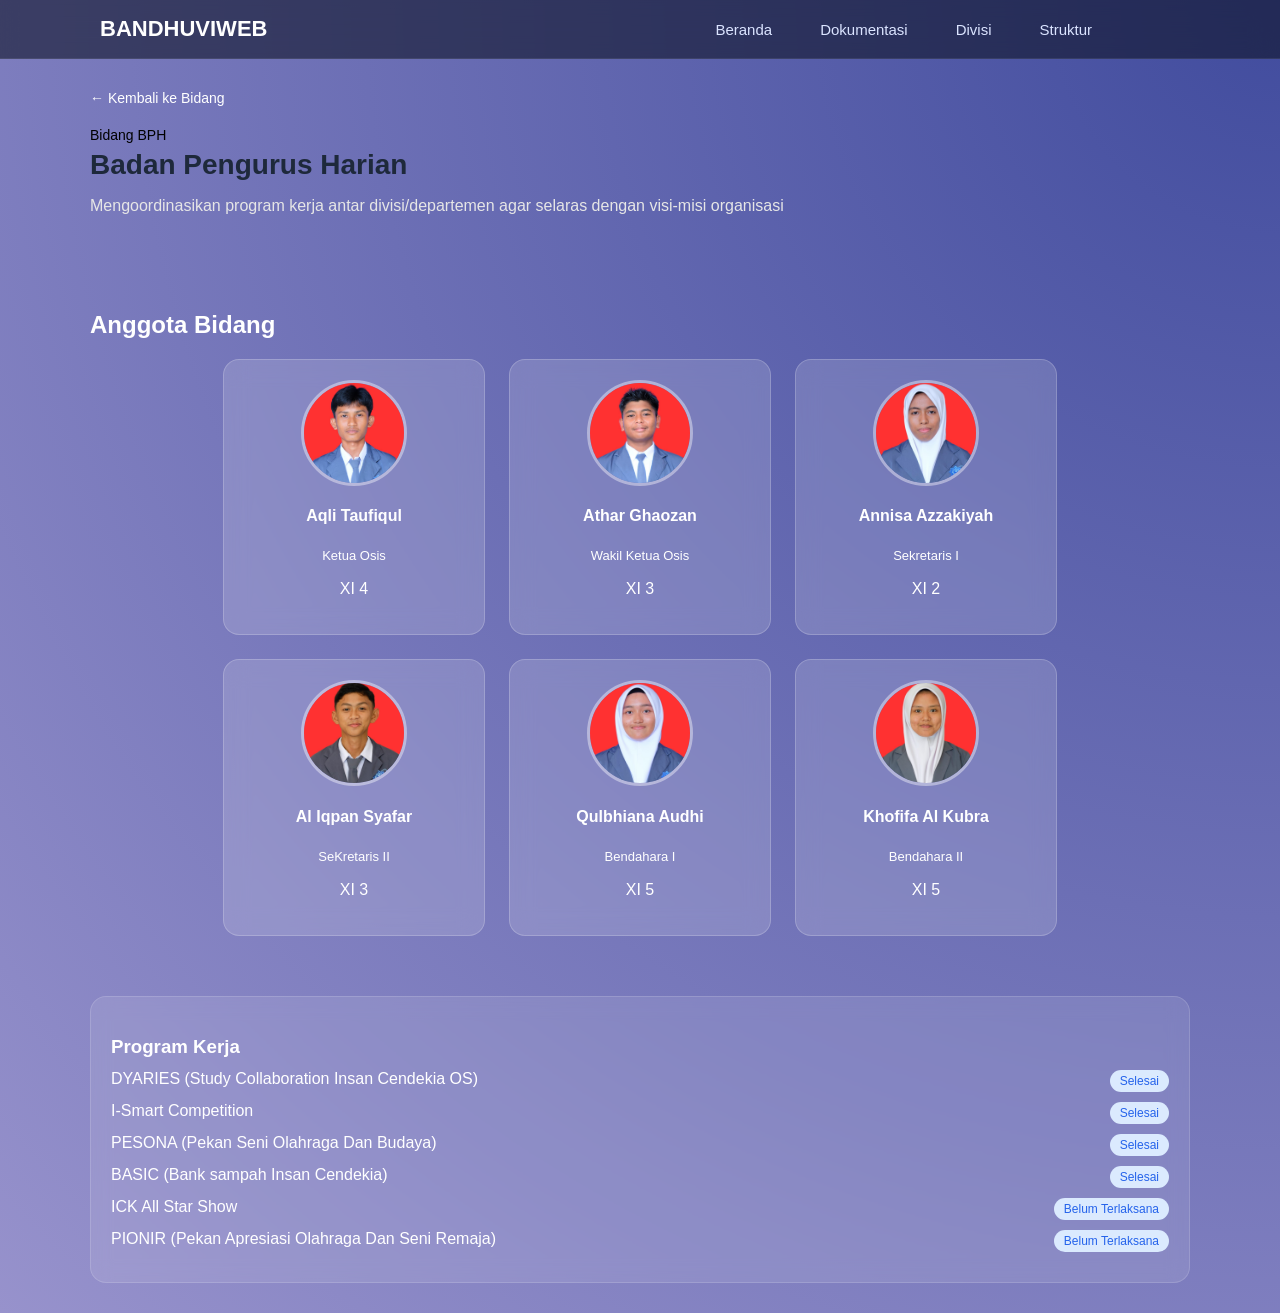
<file: divisi-bph.html>
<!doctype html>
<html lang="en">
  <head>
    <meta charset="UTF-8" />
    <meta name="viewport" content="width=device-width, initial-scale=1.0" />
    <link rel="stylesheet" href="divisi-5-anggota.css" />
    <title>BANDHUVIWEB | HOMEPAGE</title>
  </head>
  <body>
    <header class="navbar">
      <div class="nav-container">
        <div class="logo">BANDHUVIWEB</div>

        <nav class="nav-links" id="navLinks">
          <a href="/index.html">Beranda</a>
          <a href="/dokumentasi.html">Dokumentasi</a>
          <a href="/bidang.html">Divisi</a>
          <a href="/struktur.html">Struktur</a>
        </nav>

        <div class="menu-toggle" id="menuToggle">
          <span></span>
          <span></span>
          <span></span>
        </div>
      </div>
    </header>
    <!-- CONTENT -->
    <section class="detail-page">
      <div class="container">
        <a href="bidang.html" class="back">← Kembali ke Bidang</a>

        <div class="header">
          <div>
            <span class="label">Bidang BPH</span>
            <h1>Badan Pengurus Harian</h1>
            <p>
              Mengoordinasikan program kerja antar divisi/departemen agar
              selaras dengan visi-misi organisasi
            </p>
          </div>
        </div>
      </div>

      <!-- ANGGOTA -->
      <div class="container">
        <h2 class="section-title">Anggota Bidang</h2>

        <div class="anggota-grid">
          <div class="anggota-card">
            <div class="avatar">
              <img
                src="Assets/latar merah/WhatsApp Image 2026-01-27 at 19.41.47.jpeg"
                alt="Fajar Ramadhan"
              />
            </div>
            <h4>Aqli Taufiqul</h4>
            <span class="role">Ketua Osis</span>
            <p>XI 4</p>
          </div>

          <div class="anggota-card">
            <div class="avatar">
              <img
                src="Assets/latar merah/WhatsApp Image 2026-01-27 at 19.41.46 (2).jpeg"
                alt="Fajar Ramadhan"
              />
            </div>
            <h4>Athar Ghaozan</h4>
            <span class="role">Wakil Ketua Osis</span>
            <p>XI 3</p>
          </div>

          <div class="anggota-card">
            <div class="avatar">
              <img
                src="Assets/latar merah/WhatsApp Image 2026-01-27 at 19.41.42 (2).jpeg"
                alt="Fajar Ramadhan"
              />
            </div>
            <h4>Annisa Azzakiyah</h4>
            <span class="role">Sekretaris I</span>
            <p>XI 2</p>
          </div>

          <div class="anggota-card">
            <div class="avatar">
              <img
                src="Assets/latar merah/WhatsApp Image 2026-01-27 at 19.41.36 (2).jpeg"
                alt="Fajar Ramadhan"
              />
            </div>
            <h4>Al Iqpan Syafar</h4>
            <span class="role">SeKretaris II</span>
            <p>XI 3</p>
          </div>
          <div class="anggota-card">
            <div class="avatar">
              <img
                src="Assets/latar merah/WhatsApp Image 2026-01-27 at 19.41.43.jpeg"
                alt="Fajar Ramadhan"
              />
            </div>
            <h4>Qulbhiana Audhi</h4>
            <span class="role">Bendahara I</span>
            <p>XI 5</p>
          </div>
          <div class="anggota-card">
            <div class="avatar">
              <img
                src="Assets/latar merah/WhatsApp Image 2026-01-27 at 19.41.37 (1).jpeg"
                alt="Fajar Ramadhan"
              />
            </div>
            <h4>Khofifa Al Kubra</h4>
            <span class="role">Bendahara II</span>
            <p>XI 5</p>
          </div>
        </div>
      </div>

      <!-- BOTTOM -->
      <div class="container">
        <div class="card">
          <h3>Program Kerja</h3>
          <div class="program">
            <span> DYARIES (Study Collaboration Insan Cendekia OS) </span>
            <span class="status">Selesai</span>
          </div>
          <div class="program">
            <span> I-Smart Competition </span>
            <span class="status">Selesai</span>
          </div>
          <div class="program">
            <span> PESONA (Pekan Seni Olahraga Dan Budaya) </span>
            <span class="status">Selesai</span>
          </div>
          <div class="program">
            <span> BASIC (Bank sampah Insan Cendekia) </span>
            <span class="status">Selesai</span>
          </div>
          <div class="program">
            <span> ICK All Star Show </span>
            <span class="status">Belum Terlaksana</span>
          </div>
          <div class="program">
            <span> PIONIR (Pekan Apresiasi Olahraga Dan Seni Remaja) </span>
            <span class="status">Belum Terlaksana</span>
          </div>
        </div>
      </div>
    </section>
  </body>
</html>
</file>
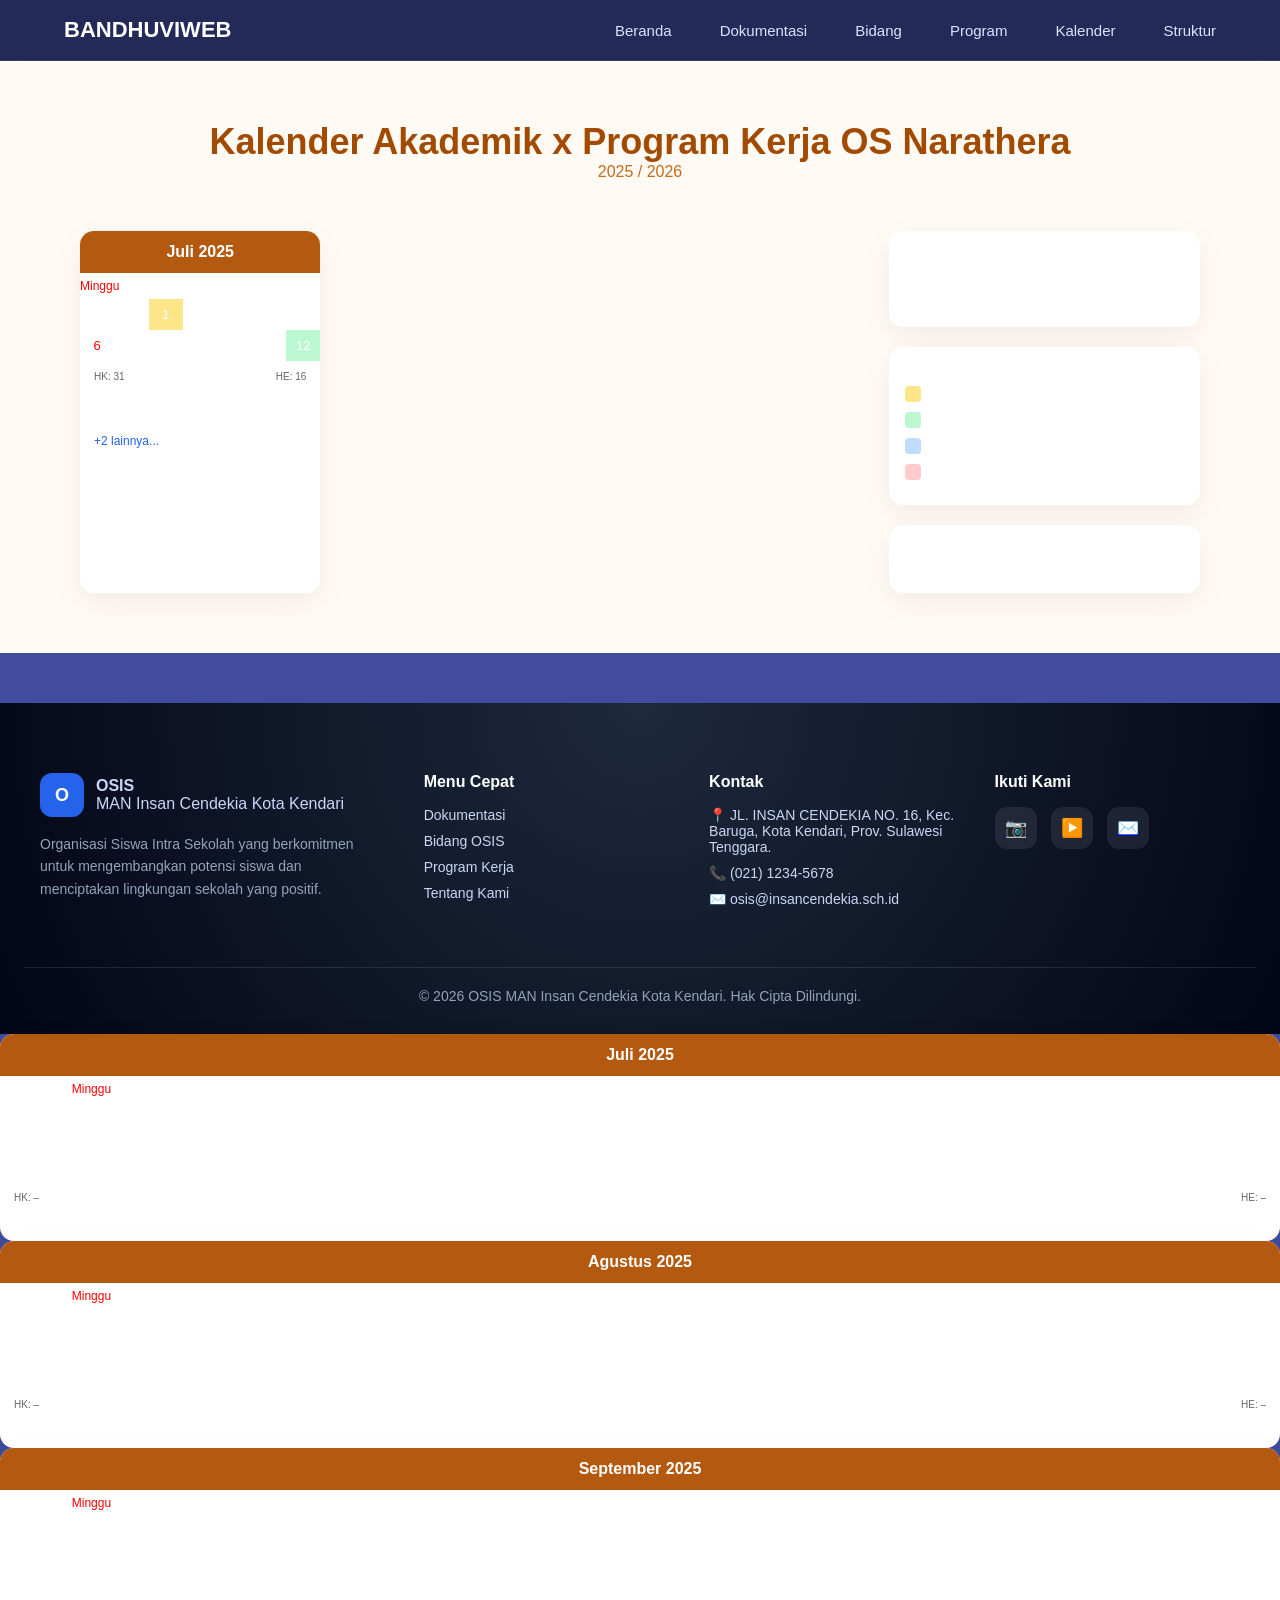
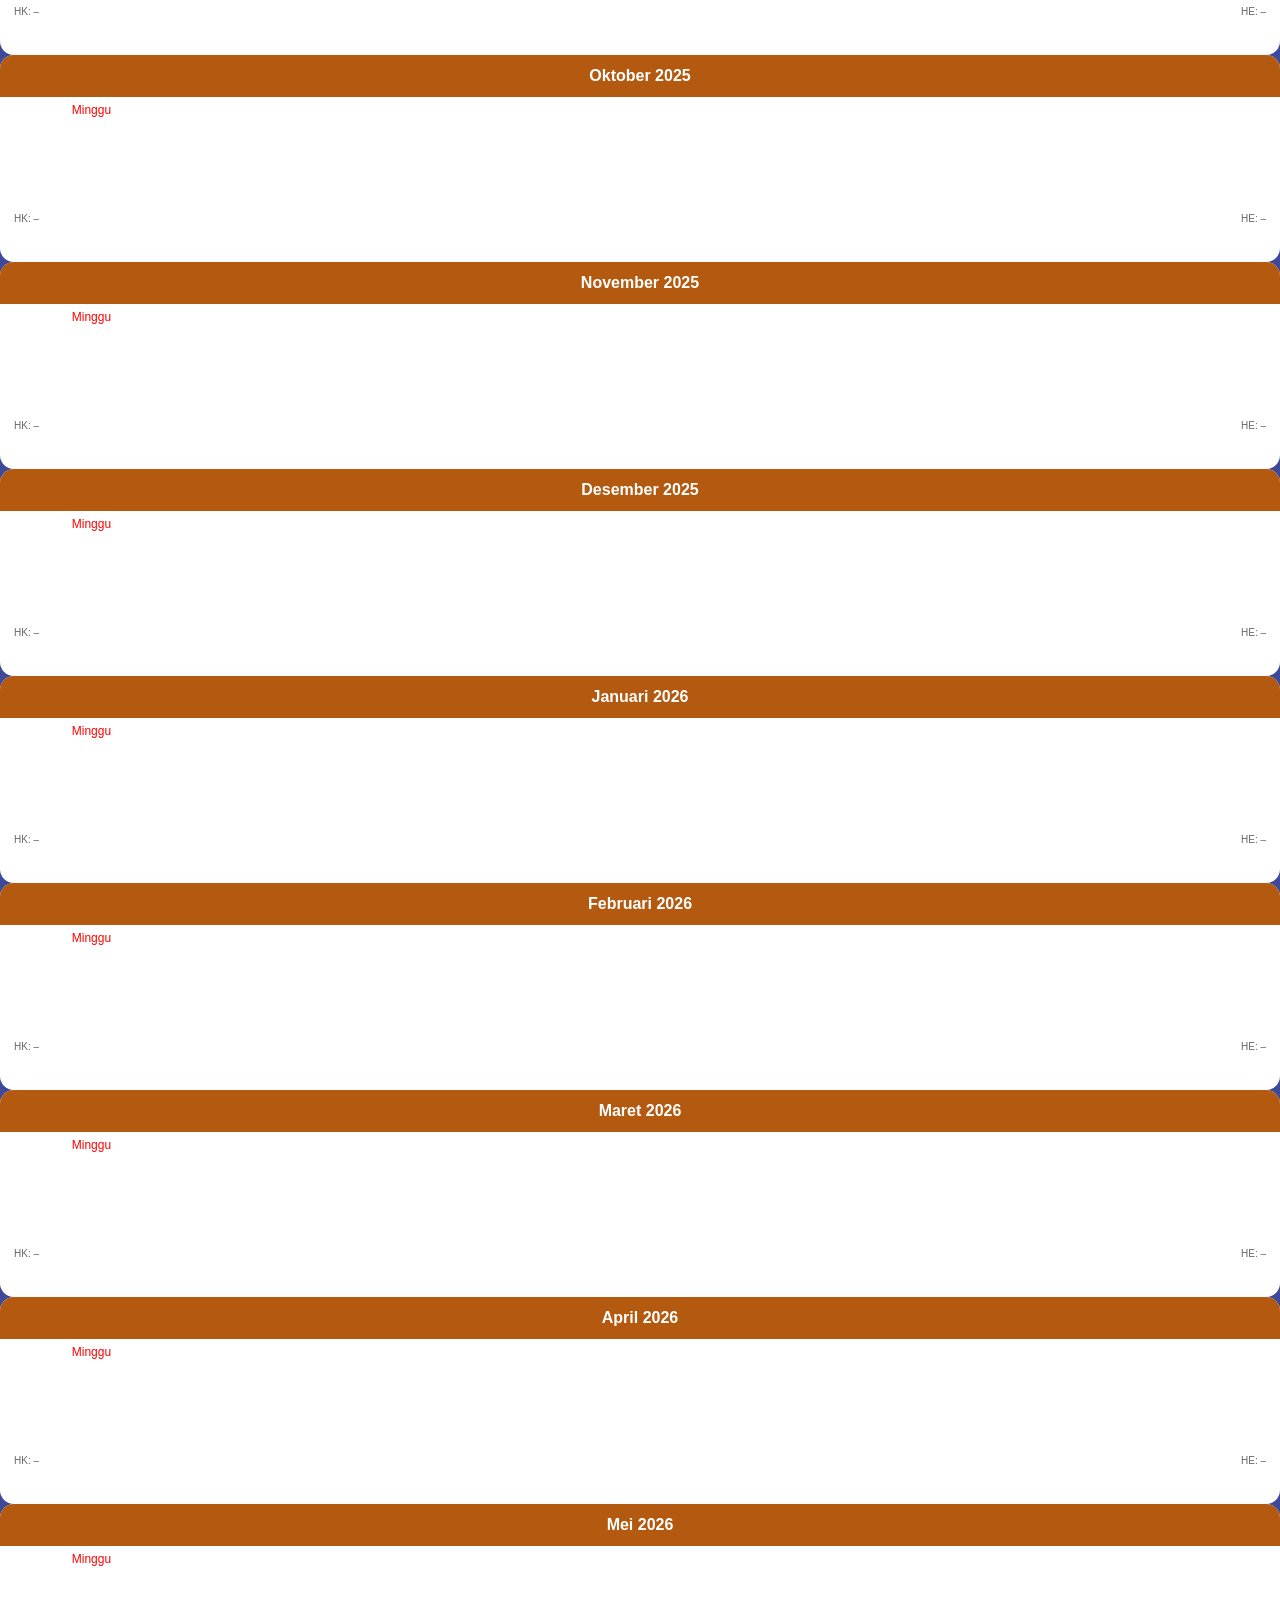
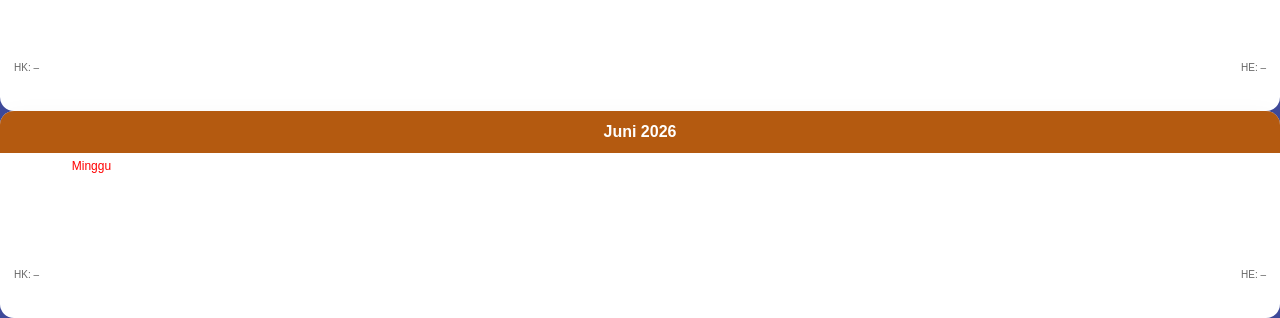
<file: kalender.html>
<!doctype html>
<html lang="en">
  <head>
    <meta charset="UTF-8" />
    <meta name="viewport" content="width=device-width, initial-scale=1.0" />
    <link rel="stylesheet" href="style.css" />
    <link rel="stylesheet" href="style-kalender.css" />
    <title>BANDHUVIWEB | HOMEPAGE</title>
  </head>
  <body>
    <header class="navbar">
      <div class="nav-container">
        <div class="logo">BANDHUVIWEB</div>

        <nav class="nav-links" id="navLinks">
          <a href="/beranda.html">Beranda</a>
          <a href="/dokumentasi.html">Dokumentasi</a>
          <a href="/bidang.html">Bidang</a>
          <a href="#">Program</a>
          <a href="/kalender.html">Kalender</a>
          <a href="#">Struktur</a>
        </nav>

        <div class="menu-toggle" id="menuToggle">
          <span></span>
          <span></span>
          <span></span>
        </div>
      </div>
    </header>
    <section class="calendar-page">
      <header class="calendar-header">
        <h1>Kalender Akademik x Program Kerja OS Narathera</h1>
        <p>2025 / 2026</p>
      </header>

      <div class="calendar-layout">
        <!-- KALENDER -->
        <div class="calendar-grid">
          <!-- BULAN -->
          <div class="month-card">
            <div class="month-title">Juli 2025</div>

            <div class="day-header">
              <span class="sun">Minggu</span>
              <span>Senin</span>
              <span>Selasa</span>
              <span>Rabu</span>
              <span>Kamis</span>
              <span>Jum'at</span>
              <span>Sabtu</span>
            </div>

            <div class="day-grid">
              <span></span><span></span>
              <span class="event-school">1</span>
              <span>2</span>
              <span>3</span>
              <span>4</span>
              <span>5</span>

              <span class="sun">6</span>
              <span>7</span>
              <span>8</span>
              <span>9</span>
              <span>10</span>
              <span>11</span>
              <span class="event-osis">12</span>
            </div>

            <div class="month-info">
              <small>HK: 31</small>
              <small>HE: 16</small>
            </div>

            <div class="month-notes">
              <p>12 Jul: Siswa MAN IC Serpong kembali ke asrama</p>
              <p>14 Jul: Awal Tahun Ajaran</p>
              <a href="#">+2 lainnya...</a>
            </div>
          </div>
        </div>

        <!-- SIDEBAR -->
        <aside class="calendar-sidebar">
          <div class="sidebar-card">
            <h3>Events</h3>
            <table>
              <tr>
                <th>Date</th>
                <th>Eksternal</th>
              </tr>
              <tr>
                <td>15–16 Nov</td>
                <td>I-CARE</td>
              </tr>
            </table>
          </div>

          <div class="sidebar-card">
            <h3>Keterangan Warna</h3>
            <ul class="legend">
              <li><span class="box school"></span>Kegiatan Madrasah</li>
              <li><span class="box osis"></span>Kegiatan OSIS</li>
              <li><span class="box mps"></span>Kegiatan MPS</li>
              <li><span class="box meeting"></span>Rapat</li>
            </ul>
          </div>

          <div class="sidebar-card info">
            <strong>HK</strong>: Hari Kerja<br />
            <strong>HE</strong>: Hari Efektif
          </div>
        </aside>
      </div>
    </section>

    <footer class="footer">
      <div class="footer-container">
        <div class="footer-col">
          <div class="footer-logo">
            <span class="logo-circle">O</span>
            <div>
              <strong>OSIS</strong><br />
              MAN Insan Cendekia Kota Kendari
            </div>
          </div>

          <p>
            Organisasi Siswa Intra Sekolah yang berkomitmen untuk mengembangkan
            potensi siswa dan menciptakan lingkungan sekolah yang positif.
          </p>
        </div>

        <div class="footer-col">
          <h4>Menu Cepat</h4>
          <ul>
            <li><a href="#">Dokumentasi</a></li>
            <li><a href="#">Bidang OSIS</a></li>
            <li><a href="#">Program Kerja</a></li>
            <li><a href="#">Tentang Kami</a></li>
          </ul>
        </div>

        <div class="footer-col">
          <h4>Kontak</h4>
          <ul class="contact">
            <li>
              📍 JL. INSAN CENDEKIA NO. 16, Kec. Baruga, Kota Kendari, Prov.
              Sulawesi Tenggara.
            </li>
            <li>📞 (021) 1234-5678</li>
            <li>✉️ osis@insancendekia.sch.id</li>
          </ul>
        </div>

        <div class="footer-col">
          <h4>Ikuti Kami</h4>
          <div class="socials">
            <a href="#" aria-label="Instagram">📷</a>
            <a href="#" aria-label="YouTube">▶️</a>
            <a href="#" aria-label="Email">✉️</a>
          </div>
        </div>
      </div>

      <div class="footer-bottom">
        © 2026 OSIS MAN Insan Cendekia Kota Kendari. Hak Cipta Dilindungi.
      </div>
    </footer>
    <script>
      const months = [
        "Juli 2025",
        "Agustus 2025",
        "September 2025",
        "Oktober 2025",
        "November 2025",
        "Desember 2025",
        "Januari 2026",
        "Februari 2026",
        "Maret 2026",
        "April 2026",
        "Mei 2026",
        "Juni 2026",
      ];
      document.write(
        months
          .map(
            (m) => `
          <div class="month-card">
            <div class="month-title">${m}</div>
            <div class="day-header">
              <span class="sun">Minggu</span><span>Senin</span><span>Selasa</span><span>Rabu</span><span>Kamis</span><span>Jum'at</span><span>Sabtu</span>
            </div>
            <div class="day-grid">
              ${"<span></span>".repeat(35)}
            </div>
            <div class="month-info">
              <small>HK: –</small>
              <small>HE: –</small>
            </div>
            <div class="month-notes">
              <p>Belum ada catatan kegiatan</p>
            </div>
          </div>
        `,
          )
          .join(""),
      );

      const toggle = document.getElementById("menuToggle");
      const navLinks = document.getElementById("navLinks");

      toggle.addEventListener("click", () => {
        navLinks.classList.toggle("active");
      });
    </script>
  </body>
</html>
</file>
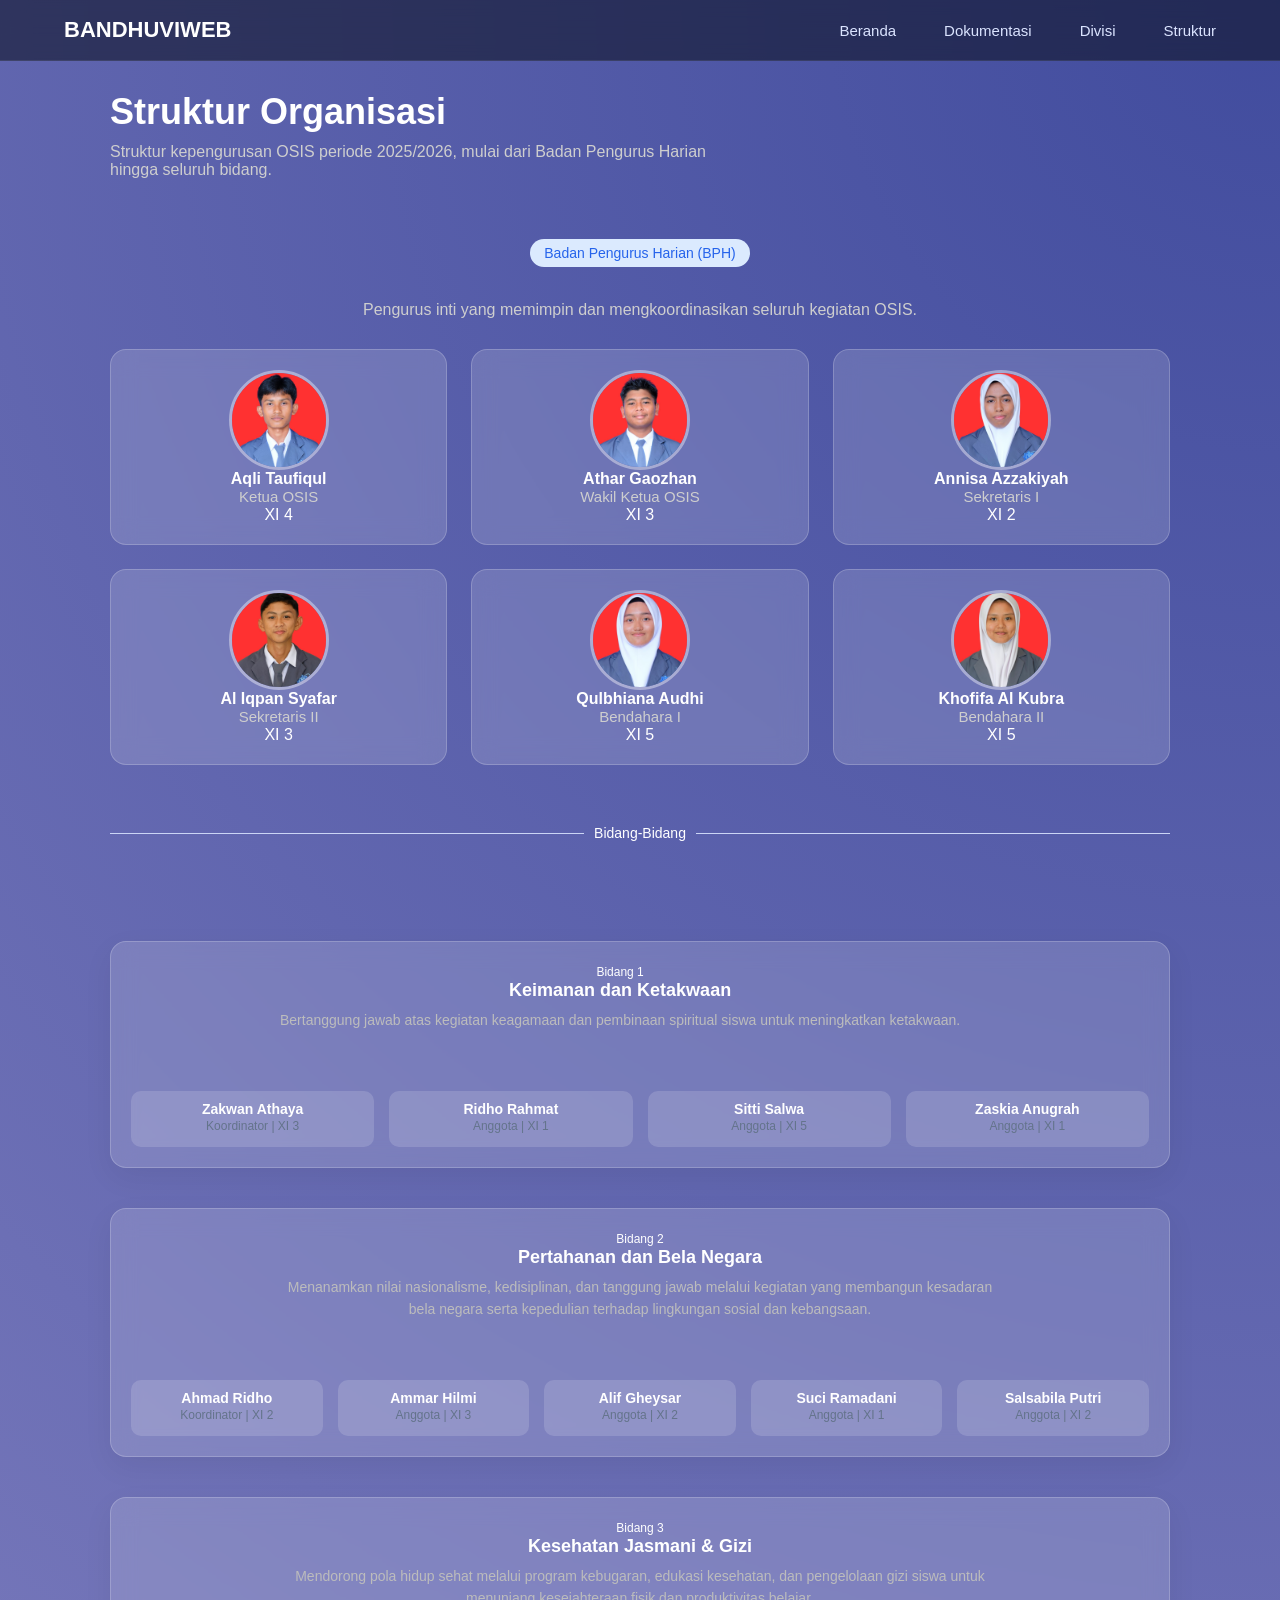
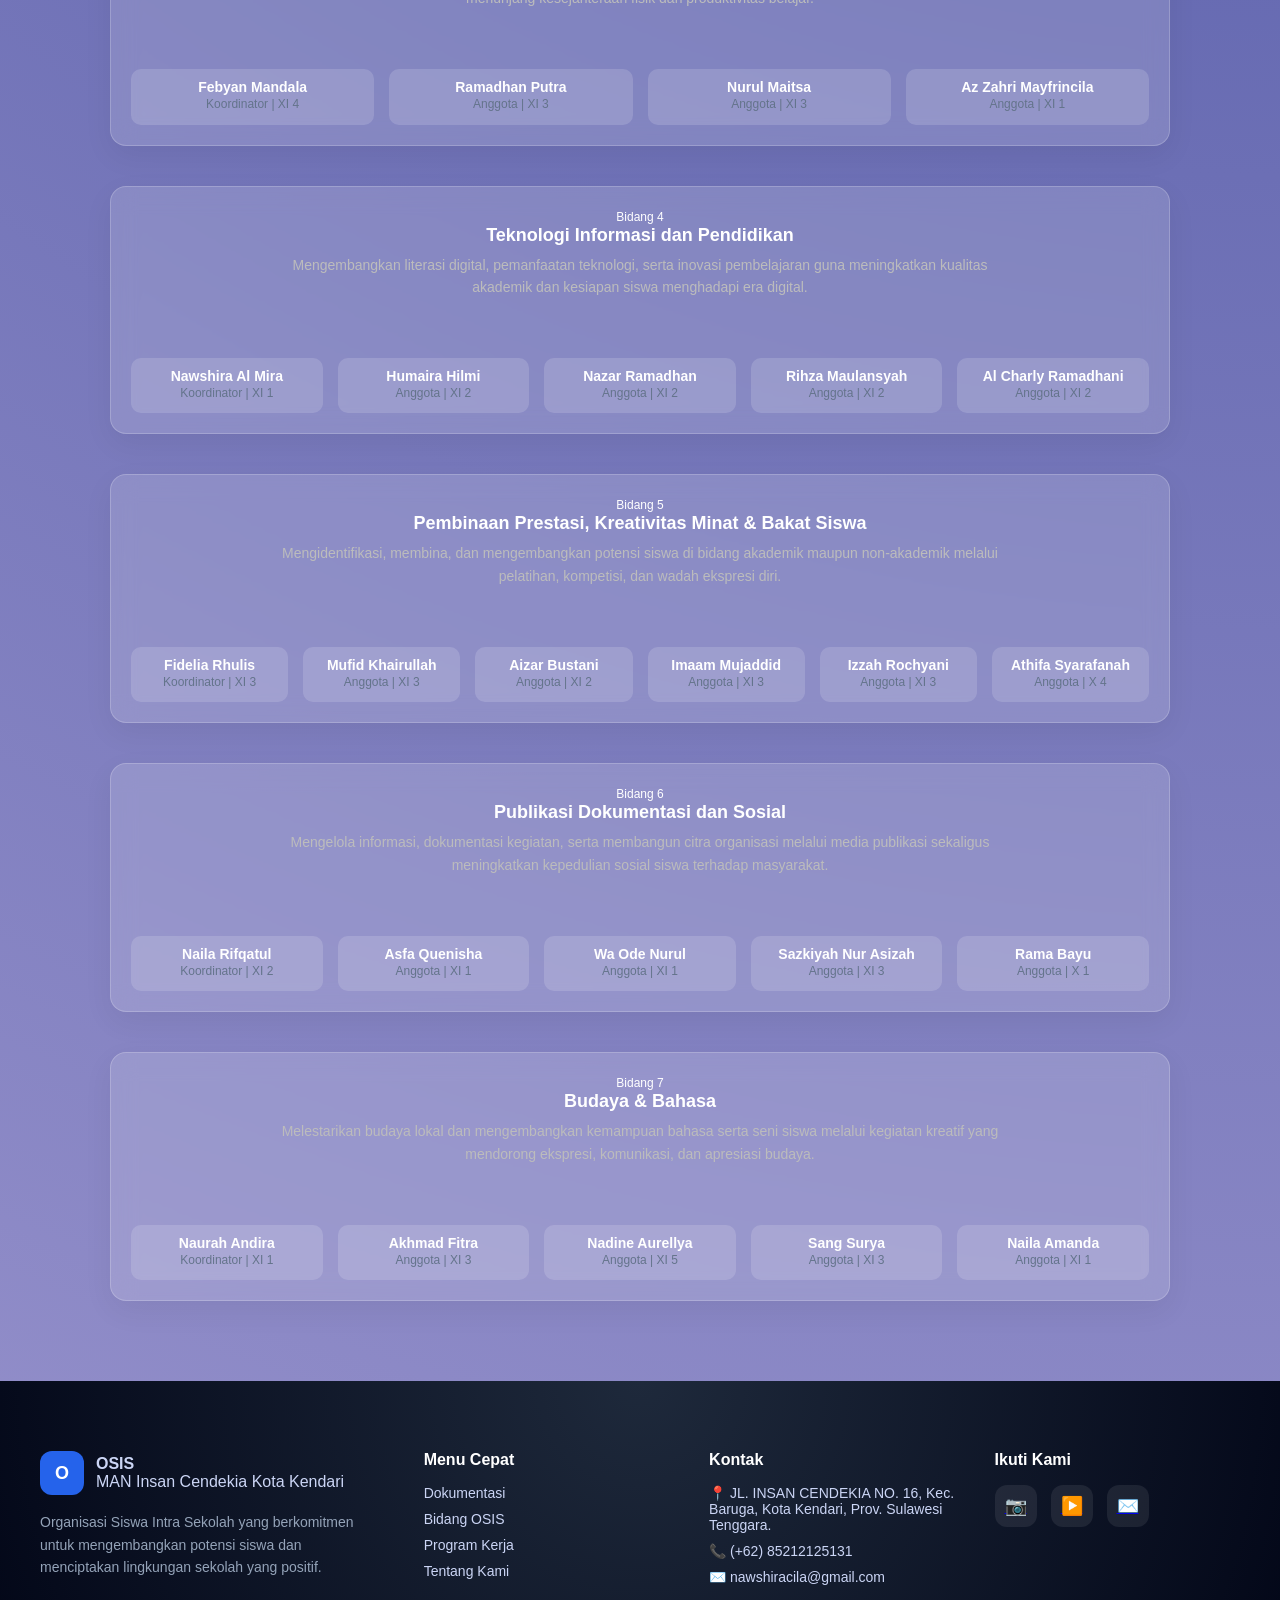
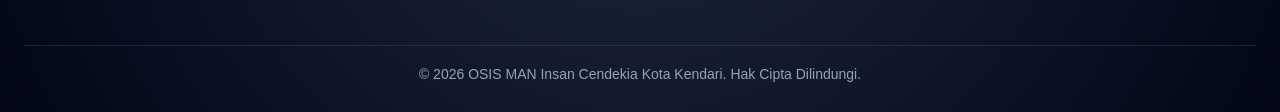
<file: struktur.html>
<!doctype html>
<html lang="en">
  <head>
    <meta charset="UTF-8" />
    <meta name="viewport" content="width=device-width, initial-scale=1.0" />
    <link rel="stylesheet" href="style.css" />
    <!-- <link rel="stylesheet" href="style-dokumentasi.css" /> -->

    <link rel="stylesheet" href="struktur.css" />

    <title>Div 4 Website</title>
  </head>
  <body>
    <header class="navbar">
      <div class="nav-container">
        <div class="logo">BANDHUVIWEB</div>

        <nav class="nav-links" id="navLinks">
          <a href="/index.html">Beranda</a>
          <a href="/dokumentasi.html">Dokumentasi</a>
          <a href="/bidang.html">Divisi</a>
          <a href="/struktur.html">Struktur</a>
        </nav>

        <div class="menu-toggle" id="menuToggle">
          <span></span>
          <span></span>
          <span></span>
        </div>
      </div>
    </header>
    <section class="struktur-page">
      <div class="container">
        <h1>Struktur Organisasi</h1>
        <p class="subtitle">
          Struktur kepengurusan OSIS periode 2025/2026, mulai dari Badan
          Pengurus Harian hingga seluruh bidang.
        </p>
      </div>

      <!-- BPH -->
      <div class="container center">
        <div class="badge">Badan Pengurus Harian (BPH)</div>
        <p class="desc">
          Pengurus inti yang memimpin dan mengkoordinasikan seluruh kegiatan
          OSIS.
        </p>

        <div class="bph-grid">
          <div class="card">
            <div class="avatar">
              <img
                src="Assets/latar merah/WhatsApp Image 2026-01-27 at 19.41.47.jpeg"
                alt="Fajar Ramadhan"
              />
            </div>
            <h4>Aqli Taufiqul</h4>
            <span class="role">Ketua OSIS</span>
            <p>XI 4</p>
          </div>
          <div class="card">
            <div class="avatar">
              <img
                src="Assets/latar merah/WhatsApp Image 2026-01-27 at 19.41.46 (2).jpeg"
                alt="Ahmad Rizky Pratama"
              />
            </div>
            <h4>Athar Gaozhan</h4>
            <span class="role">Wakil Ketua OSIS</span>
            <p>XI 3</p>
          </div>
          <div class="card">
            <div class="avatar">
              <img
                src="Assets/latar merah/WhatsApp Image 2026-01-27 at 19.41.42 (2).jpeg"
                alt="Aqli Taufiqul"
              />
            </div>
            <h4>Annisa Azzakiyah</h4>
            <span class="role">Sekretaris I</span>
            <p>XI 2</p>
          </div>

          <div class="card">
            <div class="avatar">
              <img
                src="Assets/latar merah/WhatsApp Image 2026-01-27 at 19.41.36 (2).jpeg"
                alt="Siti Nurhaliza"
              />
            </div>
            <h4>Al Iqpan Syafar</h4>
            <span class="role">Sekretaris II</span>
            <p>XI 3</p>
          </div>

          <div class="card">
            <div class="avatar">
              <img
                src="Assets/latar merah/WhatsApp Image 2026-01-27 at 19.41.43.jpeg"
                alt="Budi Santoso"
              />
            </div>
            <h4>Qulbhiana Audhi</h4>
            <span class="role">Bendahara I</span>
            <p>XI 5</p>
          </div>

          <div class="card">
            <div class="avatar">
              <img
                src="Assets/latar merah/WhatsApp Image 2026-01-27 at 19.41.37 (1).jpeg"
                alt="Budi Santoso"
              />
            </div>
            <h4>Khofifa Al Kubra</h4>
            <span class="role">Bendahara II</span>
            <p>XI 5</p>
          </div>
        </div>
      </div>

      <!-- DIVIDER -->
      <div class="container divider">
        <span>Bidang-Bidang</span>
      </div>

      <!-- BIDANG -->
      <div class="container">
        <a href="divisi-1.html" class="link">
          <div class="bidang-card">
            <div class="bidang-header">
              <div class="left">
                <span class="label">Bidang 1</span>
                <h3>Keimanan dan Ketakwaan</h3>
                <p>
                  Bertanggung jawab atas kegiatan keagamaan dan pembinaan
                  spiritual siswa untuk meningkatkan ketakwaan.
                </p>
              </div>
            </div>

            <div class="anggota-mini">
              <div class="mini-card">
                <div>
                  <h5>Zakwan Athaya</h5>
                  <p>Koordinator | XI 3</p>
                </div>
              </div>

              <div class="mini-card">
                <div>
                  <h5>Ridho Rahmat</h5>
                  <p>Anggota | XI 1</p>
                </div>
              </div>

              <div class="mini-card">
                <div>
                  <h5>Sitti Salwa</h5>
                  <p>Anggota | XI 5</p>
                </div>
              </div>

              <div class="mini-card">
                <div>
                  <h5>Zaskia Anugrah</h5>
                  <p>Anggota | XI 1</p>
                </div>
              </div>
            </div>
          </div>
        </a>
        <a href="divisi-2.html" class="link">
          <div class="bidang-card">
            <div class="bidang-header">
              <div class="left">
                <span class="label">Bidang 2</span>
                <h3>Pertahanan dan Bela Negara</h3>
                <p>
                  Menanamkan nilai nasionalisme, kedisiplinan, dan tanggung
                  jawab melalui kegiatan yang membangun kesadaran bela negara
                  serta kepedulian terhadap lingkungan sosial dan kebangsaan.
                </p>
              </div>
            </div>

            <div class="anggota-mini">
              <div class="mini-card">
                <div>
                  <h5>Ahmad Ridho</h5>
                  <p>Koordinator | XI 2</p>
                </div>
              </div>

              <div class="mini-card">
                <div>
                  <h5>Ammar Hilmi</h5>
                  <p>Anggota | XI 3</p>
                </div>
              </div>

              <div class="mini-card">
                <div>
                  <h5>Alif Gheysar</h5>
                  <p>Anggota | XI 2</p>
                </div>
              </div>

              <div class="mini-card">
                <div>
                  <h5>Suci Ramadani</h5>
                  <p>Anggota | XI 1</p>
                </div>
              </div>
              <div class="mini-card">
                <div>
                  <h5>Salsabila Putri</h5>
                  <p>Anggota | XI 2</p>
                </div>
              </div>
            </div>
          </div>
        </a>
        <a href="divisi-3.html" class="link">
          <div class="bidang-card">
            <div class="bidang-header">
              <div class="left">
                <span class="label">Bidang 3</span>
                <h3>Kesehatan Jasmani & Gizi</h3>
                <p>
                  Mendorong pola hidup sehat melalui program kebugaran, edukasi
                  kesehatan, dan pengelolaan gizi siswa untuk menunjang
                  kesejahteraan fisik dan produktivitas belajar.
                </p>
              </div>
            </div>

            <div class="anggota-mini">
              <div class="mini-card">
                <div>
                  <h5>Febyan Mandala</h5>
                  <p>Koordinator | XI 4</p>
                </div>
              </div>

              <div class="mini-card">
                <div>
                  <h5>Ramadhan Putra</h5>
                  <p>Anggota | XI 3</p>
                </div>
              </div>

              <div class="mini-card">
                <div>
                  <h5>Nurul Maitsa</h5>
                  <p>Anggota | XI 3</p>
                </div>
              </div>

              <div class="mini-card">
                <div>
                  <h5>Az Zahri Mayfrincila</h5>
                  <p>Anggota | XI 1</p>
                </div>
              </div>
            </div>
          </div>
        </a>
        <a href="divisi-4.html" class="link">
          <div class="bidang-card">
            <div class="bidang-header">
              <div class="left">
                <span class="label">Bidang 4</span>
                <h3>Teknologi Informasi dan Pendidikan</h3>
                <p>
                  Mengembangkan literasi digital, pemanfaatan teknologi, serta
                  inovasi pembelajaran guna meningkatkan kualitas akademik dan
                  kesiapan siswa menghadapi era digital.
                </p>
              </div>
            </div>

            <div class="anggota-mini">
              <div class="mini-card">
                <div>
                  <h5>Nawshira Al Mira</h5>
                  <p>Koordinator | XI 1</p>
                </div>
              </div>

              <div class="mini-card">
                <div>
                  <h5>Humaira Hilmi</h5>
                  <p>Anggota | XI 2</p>
                </div>
              </div>

              <div class="mini-card">
                <div>
                  <h5>Nazar Ramadhan</h5>
                  <p>Anggota | XI 2</p>
                </div>
              </div>

              <div class="mini-card">
                <div>
                  <h5>Rihza Maulansyah</h5>
                  <p>Anggota | XI 2</p>
                </div>
              </div>
              <div class="mini-card">
                <div>
                  <h5>Al Charly Ramadhani</h5>
                  <p>Anggota | XI 2</p>
                </div>
              </div>
            </div>
          </div>
        </a>
        <a href="divisi-5.html" class="link">
          <div class="bidang-card">
            <div class="bidang-header">
              <div class="left">
                <span class="label">Bidang 5</span>
                <h3>Pembinaan Prestasi, Kreativitas Minat & Bakat Siswa</h3>
                <p>
                  Mengidentifikasi, membina, dan mengembangkan potensi siswa di
                  bidang akademik maupun non-akademik melalui pelatihan,
                  kompetisi, dan wadah ekspresi diri.
                </p>
              </div>
            </div>

            <div class="anggota-mini">
              <div class="mini-card">
                <div>
                  <h5>Fidelia Rhulis</h5>
                  <p>Koordinator | XI 3</p>
                </div>
              </div>

              <div class="mini-card">
                <div>
                  <h5>Mufid Khairullah</h5>
                  <p>Anggota | XI 3</p>
                </div>
              </div>

              <div class="mini-card">
                <div>
                  <h5>Aizar Bustani</h5>
                  <p>Anggota | XI 2</p>
                </div>
              </div>

              <div class="mini-card">
                <div>
                  <h5>Imaam Mujaddid</h5>
                  <p>Anggota | XI 3</p>
                </div>
              </div>
              <div class="mini-card">
                <div>
                  <h5>Izzah Rochyani</h5>
                  <p>Anggota | XI 3</p>
                </div>
              </div>
              <div class="mini-card">
                <div>
                  <h5>Athifa Syarafanah</h5>
                  <p>Anggota | X 4</p>
                </div>
              </div>
            </div>
          </div>
        </a>
        <a href="divisi-6.html" class="link">
          <div class="bidang-card">
            <div class="bidang-header">
              <div class="left">
                <span class="label">Bidang 6</span>
                <h3>Publikasi Dokumentasi dan Sosial</h3>
                <p>
                  Mengelola informasi, dokumentasi kegiatan, serta membangun
                  citra organisasi melalui media publikasi sekaligus
                  meningkatkan kepedulian sosial siswa terhadap masyarakat.
                </p>
              </div>
            </div>

            <div class="anggota-mini">
              <div class="mini-card">
                <div>
                  <h5>Naila Rifqatul</h5>
                  <p>Koordinator | XI 2</p>
                </div>
              </div>

              <div class="mini-card">
                <div>
                  <h5>Asfa Quenisha</h5>
                  <p>Anggota | XI 1</p>
                </div>
              </div>

              <div class="mini-card">
                <div>
                  <h5>Wa Ode Nurul</h5>
                  <p>Anggota | XI 1</p>
                </div>
              </div>

              <div class="mini-card">
                <div>
                  <h5>Sazkiyah Nur Asizah</h5>
                  <p>Anggota | XI 3</p>
                </div>
              </div>
              <div class="mini-card">
                <div>
                  <h5>Rama Bayu</h5>
                  <p>Anggota | X 1</p>
                </div>
              </div>
            </div>
          </div>
        </a>
        <a href="divisi-7.html" class="link">
          <div class="bidang-card">
            <div class="bidang-header">
              <div class="left">
                <span class="label">Bidang 7</span>
                <h3>Budaya & Bahasa</h3>
                <p>
                  Melestarikan budaya lokal dan mengembangkan kemampuan bahasa
                  serta seni siswa melalui kegiatan kreatif yang mendorong
                  ekspresi, komunikasi, dan apresiasi budaya.
                </p>
              </div>
            </div>

            <div class="anggota-mini">
              <div class="mini-card">
                <div>
                  <h5>Naurah Andira</h5>
                  <p>Koordinator | XI 1</p>
                </div>
              </div>

              <div class="mini-card">
                <div>
                  <h5>Akhmad Fitra</h5>
                  <p>Anggota | XI 3</p>
                </div>
              </div>

              <div class="mini-card">
                <div>
                  <h5>Nadine Aurellya</h5>
                  <p>Anggota | XI 5</p>
                </div>
              </div>

              <div class="mini-card">
                <div>
                  <h5>Sang Surya</h5>
                  <p>Anggota | XI 3</p>
                </div>
              </div>

              <div class="mini-card">
                <div>
                  <h5>Naila Amanda</h5>
                  <p>Anggota | XI 1</p>
                </div>
              </div>
            </div>
          </div>
        </a>
      </div>
    </section>
    <footer class="footer">
      <div class="footer-container">
        <div class="footer-col">
          <div class="footer-logo">
            <span class="logo-circle">O</span>
            <div>
              <strong>OSIS</strong><br />
              MAN Insan Cendekia Kota Kendari
            </div>
          </div>

          <p>
            Organisasi Siswa Intra Sekolah yang berkomitmen untuk mengembangkan
            potensi siswa dan menciptakan lingkungan sekolah yang positif.
          </p>
        </div>

        <div class="footer-col">
          <h4>Menu Cepat</h4>
          <ul>
            <li><a href="dokumentasi.html">Dokumentasi</a></li>
            <li><a href="bidang.html">Bidang OSIS</a></li>
            <li><a href="program.html">Program Kerja</a></li>
            <li><a href="tentang-kami.html">Tentang Kami</a></li>
          </ul>
        </div>

        <div class="footer-col">
          <h4>Kontak</h4>
          <ul class="contact">
            <li>
              📍 JL. INSAN CENDEKIA NO. 16, Kec. Baruga, Kota Kendari, Prov.
              Sulawesi Tenggara.
            </li>
            <li>📞 (+62) 85212125131</li>
            <li>✉️ nawshiracila@gmail.com</li>
          </ul>
        </div>

        <div class="footer-col">
          <h4>Ikuti Kami</h4>
          <div class="socials">
            <a href="#" aria-label="Instagram">📷</a>
            <a href="#" aria-label="YouTube">▶️</a>
            <a href="#" aria-label="Email">✉️</a>
          </div>
        </div>
      </div>

      <div class="footer-bottom">
        © 2026 OSIS MAN Insan Cendekia Kota Kendari. Hak Cipta Dilindungi.
      </div>
    </footer>

    <script>
      const toggle = document.getElementById("menuToggle");
      const navLinks = document.getElementById("navLinks");

      toggle.addEventListener("click", () => {
        navLinks.classList.toggle("active");
      });
    </script>
  </body>
</html>
</file>
<file: style.css>
* {
  margin: 0;
  padding: 0;
  box-sizing: border-box;
  font-family: "Inter", sans-serif;
}

body {
  background: #414C9E;
  color: white;
  height: auto;
}

.navbar {
  position: sticky;
  top: 0;
  z-index: 999;
  backdrop-filter: blur(14px);
  background: rgba(15, 20, 40, 0.6);
  border-bottom: 1px solid rgba(255,255,255,0.08);
}

.nav-container {
    height: 60px;
  max-width: 1200px;
  margin: auto;
  padding: 14px 24px;
  display: flex;
  align-items: center;
  justify-content: space-between;
}

.logo {
  font-size: 22px;
  font-weight: 700;
}

.logo span {
  color: #5da9ff;
}

.nav-links {
  display: flex;
  gap: 48px;
}

.nav-links a {
  position: relative;
  text-decoration: none;
  color: #dbe4ff;
  font-size: 15px;
  transition: color 0.3s;
}

.nav-links a::after {
  content: "";
  position: absolute;
  width: 0%;
  height: 2px;
  left: 0;
  bottom: -6px;
  background: #5da9ff;
  transition: width 0.3s ease;
}

.nav-links a:hover {
  color: white;
}

.nav-links a:hover::after {
  width: 100%;
}

.cta {
  padding: 10px 18px;
  background: #5da9ff;
  color: #0b0f19;
  border-radius: 8px;
  font-size: 14px;
  text-decoration: none;
  font-weight: 600;
  transition: transform 0.2s, box-shadow 0.2s;
}

.cta:hover {
  transform: translateY(-2px);
  box-shadow: 0 10px 30px rgba(93,169,255,0.4);
}

.menu-toggle {
  display: none;
  flex-direction: column;
  gap: 5px;
  cursor: pointer;
}

.menu-toggle span {
  width: 25px;
  height: 3px;
  background: white;
  border-radius: 2px;
}

/* Responsive */
@media (max-width: 900px) {
  .nav-links {
    position: absolute;
    top: 70px;
    right: 24px;
    background: rgba(15, 20, 40, 0.95);
    backdrop-filter: blur(12px);
    flex-direction: column;
    padding: 20px;
    border-radius: 12px;
    display: none;
  }

  .nav-links.active {
    display: flex;
  }

  .cta {
    display: none;
  }

  .menu-toggle {
    display: flex;
  }
}

.hero {
  min-height: 100vh;
  background: radial-gradient(circle at top right, #414C9E, #9792CC);
  display: flex;
  align-items: center;
  color: white;
}

.hero-container {
  max-width: 1200px;
  margin: auto;
  padding: 80px 24px;
  display: grid;
  grid-template-columns: 1.2fr 1fr;
  gap: 60px;
}

.badge {
  display: inline-block;
  background: rgba(255,255,255,0.15);
  padding: 8px 14px;
  border-radius: 999px;
  font-size: 14px;
  margin-bottom: 24px;
}

.hero-left h1 {
  font-size: 56px;
  line-height: 1.1;
  margin-bottom: 24px;
}

.hero-left h1 span {
  color: #ffedd1;
}

.hero-left p {
  max-width: 480px;
  color: #dbe6ff;
  margin-bottom: 32px;
}

.hero-buttons {
  display: flex;
  gap: 16px;
}

.btn-primary {
  position: relative;
  background: linear-gradient(135deg, #ffedd1, #A974a0);
  color: #0a2e86;
  padding: 14px 26px;
  border-radius: 14px;
  font-weight: 600;
  text-decoration: none;
  overflow: hidden;
  transition: transform 0.25s ease, box-shadow 0.25s ease;
}

/* GLOW LAYER */
.btn-primary::before {
  content: "";
  position: absolute;
  inset: 0;
  background: linear-gradient(135deg, #A974a0, #ffedd1);
  opacity: 0;
  transition: opacity 0.3s ease;
  z-index: 0;
}

/* TEKS */
.btn-primary span {
  position: relative;
  z-index: 2;
}

/* HOVER STATE */
.btn-primary:hover::before {
  opacity: 1;
}

.btn-primary:hover {
  transform: translateY(-3px);
  box-shadow: 0 14px 40px rgba(93,169,255,0.35);
}

/* ACTIVE STATE (opsional tapi UX bagus) */
.btn-primary:active {
  transform: translateY(-1px);
  box-shadow: 0 6px 18px rgba(93,169,255,0.3);
}


/* SECONDARY BUTTON */
.btn-secondary {
  position: relative;
  padding: 14px 24px;
  border-radius: 14px;
  border: 1px solid rgba(255,255,255,0.4);
  color: white;
  text-decoration: none;
  overflow: hidden;
  transition: color 0.3s ease, border 0.3s ease;
}

.btn-secondary::before {
  content: "";
  position: absolute;
  left: 0;
  bottom: -100%;
  width: 100%;
  height: 100%;
  background: rgba(255,255,255,0.12);
  transition: bottom 0.35s ease;
}

.btn-secondary:hover::before {
  bottom: 0;
}

.btn-secondary:hover {
  border-color: #5da9ff;
  color: #ffffff;
}

.btn-secondary span,
.btn-secondary {
  position: relative;
  z-index: 1;
}

/* RIGHT SIDE */
.hero-right {
  display: grid;
  grid-template-columns: repeat(2, 1fr);
  gap: 20px;
  width: 50%;
}

.stat-card {
  background: rgba(255,255,255,0.12);
  backdrop-filter: blur(12px);
  border-radius: 20px;
  padding: 28px;
}

.stat-card .icon {
  font-size: 22px;
  
}

.stat-card h2 {
  font-size: 36px;
  margin: 14px 0 6px;
}

.stat-card p {
  color: #dbe6ff;
}

/* Responsive */
@media (max-width: 900px) {
  .hero-container {
    grid-template-columns: 1fr;
    text-align: center;
  }

  .hero-right {
    grid-template-columns: 1fr 1fr;
  }

  .hero-buttons {
    justify-content: center;
  }
}


.footer {
  background: radial-gradient(circle at top, #1e293b, #020617);
  color: #cbd5f5;
  padding: 70px 24px 30px;
  margin-top: 50px;
}

.footer-container {
  max-width: 1200px;
  margin: auto;
  display: grid;
  grid-template-columns: 1.4fr 1fr 1fr 1fr;
  gap: 40px;
}

/* LOGO */
.footer-logo {
  display: flex;
  gap: 12px;
  align-items: center;
  margin-bottom: 16px;
}

.logo-circle {
  width: 44px;
  height: 44px;
  background: #2563eb;
  color: white;
  border-radius: 12px;
  display: flex;
  align-items: center;
  justify-content: center;
  font-weight: 700;
  font-size: 18px;
}

.footer-col p {
  font-size: 14px;
  line-height: 1.6;
  color: #94a3b8;
}

.footer-col h4 {
  margin-bottom: 16px;
  color: white;
  font-size: 16px;
}

.footer-col ul {
  list-style: none;
  padding: 0;
}

.footer-col ul li {
  margin-bottom: 10px;
  font-size: 14px;
}

.footer-col ul li a {
  color: #cbd5f5;
  text-decoration: none;
  transition: color 0.2s ease;
}

.footer-col ul li a:hover {
  color: #5da9ff;
}

/* CONTACT */
.contact li {
  display: flex;
  gap: 10px;
  align-items: center;
}

/* SOCIAL */
.socials {
  display: flex;
  gap: 14px;
}

.socials a {
  width: 42px;
  height: 42px;
  border-radius: 12px;
  background: rgba(255,255,255,0.08);
  display: flex;
  align-items: center;
  justify-content: center;
  font-size: 18px;
  transition: transform 0.25s ease, background 0.25s ease;
}

.socials a:hover {
  transform: translateY(-4px);
  background: #2563eb;
}

/* BOTTOM */
.footer-bottom {
  margin-top: 50px;
  padding-top: 20px;
  border-top: 1px solid rgba(255,255,255,0.1);
  text-align: center;
  font-size: 14px;
  color: #94a3b8;
}

/* RESPONSIVE */
@media (max-width: 900px) {
  .footer-container {
    grid-template-columns: 1fr;
    gap: 32px;
  }
}

.bidang-section {
  background: #414C9E;
  padding: 100px 24px;
}

.container {
  max-width: 1200px;
  margin: auto;
}

.bidang-header {
  text-align: center;
  max-width: 720px;
  margin: 0 auto 60px;
}

.bidang-header h2 {
  font-size: 40px;
  margin-bottom: 12px;
  color: white;
}

.bidang-header p {
  color: rgb(161, 161, 161);
  font-size: 16px;
}

.bidang-grid {
  display: grid;
  grid-template-columns: repeat(auto-fill, minmax(260px, 1fr));
  gap: 28px;
}

/* CARD */
.bidang-card {
  background: radial-gradient(circle at top right, #414C9E, #9792CC);
  border-radius: 20px;
  padding: 28px;
  box-shadow: 0 10px 30px rgba(0,0,0,0.06);
  text-decoration: none;

}

.bidang-card:hover {
    transition: transform 0.3s ease, box-shadow 0.3s ease;
  transform: translateY(-6px);
  box-shadow: 0 18px 50px rgba(0, 0, 0, 0.4);
}

.bidang-card .icon {
  font-size: 36px;
  margin-bottom: 18px;
}

.bidang-card h3 {
  font-size: 18px;
  margin-bottom: 8px;
  color: #fff;
}

.bidang-card p {
  font-size: 14px;
  color: #bcbcbc;
  line-height: 1.6;
}

/* CTA CARD */
.bidang-card.cta {
  background: radial-gradient(circle at top right, #ffedd1);
  color: rgb(63, 63, 63);
  text-decoration: none;
  display: flex;
  flex-direction: column;
  justify-content: center;
  align-items: center;
  gap: 14px;
}

.bidang-card.cta span {
  font-size: 32px;
}

.bidang-card.cta strong {
  font-size: 18px;
}

.bidang-card.cta:hover {
  transform: translateY(-6px);
  box-shadow: 0 18px 50px rgba(37,99,235,0.4);
}
</file>
<file: style-dokumentasi.css>
.docs-header {
  background: radial-gradient(circle at top right, #414C9E);
  padding: 80px 24px 40px;
  padding-bottom: 100px;
}

.docs-container {
  max-width: 1200px;
  margin: auto;
}

.docs-header h1 {
  font-size: 40px;
  margin-bottom: 12px;
  color: #fff;
}

.docs-header p {
  max-width: 640px;
  color: #b7b7b7;
}

/* GRID */
.docs-grid {
  padding: 40px 24px 80px;
  background: radial-gradient(circle at top right, #414C9E, #9792CC);
  padding-top: 80px;
}

.grid {
  display: grid;
  grid-template-columns: repeat(auto-fill, minmax(260px, 1fr));
  gap: 28px;
}

.doc-card {
  background: radial-gradient(circle at top right, #414C9E, #ffedd1);
  border-radius: 20px;
  overflow: hidden;
  box-shadow: 0 10px 30px rgba(0,0,0,0.06);

}

.doc-card:hover {
  transition: 0.3s;
  transform: translateY(-8px);
  -webkit-box-shadow:0px 0px 44px 11px rgba(255,234,46,0.47);
  -moz-box-shadow: 0px 0px 44px 11px rgba(255,234,46,0.47);
  box-shadow: 0px 0px 44px 11px rgba(255,234,46,0.47);
}

.doc-thumb {
  width: 100%;
  height: 180px;
  background: linear-gradient(135deg, #dbeafe, #fef3c7);
  display: flex;
  align-items: center;
  justify-content: center;
  font-size: 48px;
  color: #64748b;
}

.doc-body {
  padding: 18px;
}

.tag {
  display: inline-block;
  background: #e0e7ff;
  color: #1e3a8a;
  padding: 6px 12px;
  border-radius: 999px;
  font-size: 12px;
  margin-bottom: 10px;
}

.doc-body h3 {
  font-size: 16px;
  color: #0f172a;
}

.link {
  text-decoration: none;
}
</file>
<file: style-bidang.css>
.bidang-header {
  padding: 80px 10%;
  /* background: #f8fafc; */
  
}

.bidang-header h1 {
  font-size: 42px;
  font-weight: 700;
}

.bidang-header p {
  margin-top: 12px;
  max-width: 700px;
  color: #64748b;
}

.bidang-card {
  margin: 40px 10%;
  background: #4D55CC;
  border-radius: 16px;
  padding: 32px;
  box-shadow: 0 30px 50px rgba(0,0,0,0.05);
}

.badge {
  color: #fff;
  font-size: 14px;
  font-weight: 600;
}

.bidang-title h2 {
  margin-top: 12px;
  font-size: 26px;
  color: #fff;
}

.bidang-title p {
  margin-top: 8px;
  color: #fff;
}

.bidang-content {
  display: grid;
  grid-template-columns: 1fr 1fr;
  gap: 40px;
  margin-top: 32px;
  border-top: 1px solid #e5e7eb;
  padding-top: 32px;
}

.bidang-content h3 {
  margin-bottom: 16px;
  color: #999;
}

.tanggung-jawab ul {
  padding-left: 18px;
}

.tanggung-jawab li {
  margin-bottom: 10px;
  color: #fff;
}

.program-item {
  display: flex;
  justify-content: space-between;
  align-items: center;
  padding: 10px 0;
  border-bottom: 1px dashed #e5e7eb;
}

.status {
  font-size: 13px;
  padding: 4px 10px;
  border-radius: 999px;
}

.status.done {
  background: #e0edff;
  color: #2563eb;
}

.detail-bidang {
  margin-top: 50px;
  background: radial-gradient(circle at top right, #414C9E, #9792CC);
  border-radius: 16px;
  padding: 30px;
  font-family: "Inter", sans-serif;
  margin-right: 150px;
  margin-left: 150px;
}

/* HEADER */
.header {
  display: flex;
  gap: 16px;
  align-items: flex-start;
  margin-bottom: 20px;
}

.icon {
  font-size: 32px;
}

.label {
  color: #fff;
  font-size: 14px;
}

.header h1 {
  font-size: 24px;
  margin: 5px 0;
}

.header p {
  color: #fff;
  font-size: 14px;
}

/* BUTTON */
.actions {
  margin: 20px 0;
}

.btn {
  background: #e2e8f0;
  border: none;
  padding: 10px 16px;
  border-radius: 10px;
  cursor: pointer;
  font-size: 14px;
  text-decoration: none;
  color: black;
}

.btn:hover {
  background: #cbd5f5;
}

/* CONTENT */
.content {
  display: flex;
  justify-content: space-between;
  gap: 40px;
}

/* LEFT */
.left h3,
.right h3 {
  margin-bottom: 10px;
}

.left ul {
  list-style: none;
  padding: 0;
}

.left li {
  margin-bottom: 10px;
  position: relative;
  padding-left: 20px;
  color: #fff;
}

.left li::before {
  content: "›";
  position: absolute;
  left: 0;
  color: #2563eb;
}

/* RIGHT */
.program {
  display: flex;
  justify-content: space-between;
  margin-bottom: 10px;
  color: #fff;
}

.status {
  background: #dbeafe;
  color: #2563eb;
  padding: 4px 10px;
  border-radius: 999px;
  font-size: 12px;
  margin-left: 20px;
}
</file>
<file: divisi-1.css>
body {
  margin: 0;
  font-family: "Inter", sans-serif;
  background: radial-gradient(circle at top right, #414C9E, #9792CC);
  color: #1e293b;
}

/* NAVBAR */

.navbar {
  position: sticky;
  top: 0;
  z-index: 999;
  backdrop-filter: blur(14px);
  background: rgba(15, 20, 40, 0.6);
  border-bottom: 1px solid rgba(255,255,255,0.08);
}   

.nav-container {
  height: 30px;
  max-width: 1200px;
  margin: auto;
  padding: 14px 24px;
  display: flex;
  align-items: center;
  justify-content: space-between;
}

.logo {
margin-left: 60px;
  font-size: 22px;
  font-weight: 700;
  color: white;
}

.logo span {
  color: #5da9ff;
}

.nav-links {
  display: flex;
  gap: 48px;
  margin-left: 300px;
}

.nav-links a {
  position: relative;
  text-decoration: none;
  color: #dbe4ff;
  font-size: 15px;
  transition: color 0.3s;
}

.nav-links a::after {
  content: "";
  position: absolute;
  width: 0%;
  height: 2px;
  left: 0;
  bottom: -6px;
  background: #5da9ff;
  transition: width 0.3s ease;
}

.nav-links a:hover {
  color: white;
}

.nav-links a:hover::after {
  width: 100%;
}

/* CONTAINER */
.container {
  max-width: 1100px;
  margin: auto;
  padding: 30px 20px;
}

/* BACK */
.back {
  display: inline-block;
  margin-bottom: 20px;
  color: #fff;
  text-decoration: none;
  font-size: 14px;
}

/* HEADER */
.header {
  display: flex;
  gap: 16px;
}

.icon {
  font-size: 36px;
}

.label {
  color: #000000;
  font-size: 14px;
}

.header h1 {
  font-size: 28px;
  margin: 5px 0;
}

.header p {
  color: #cecece;
}

/* ANGGOTA */
.anggota-grid {
  display: grid;
  grid-template-columns: repeat(4, 1fr);
  gap: 20px;
}

.anggota-card {
  background: rgba(255, 255, 255, 0.15);
  backdrop-filter: blur(12px);
  -webkit-backdrop-filter: blur(12px);

  border-radius: 16px;
  padding: 20px;

  border: 1px solid rgba(255, 255, 255, 0.2);

  color: white;
  border-radius: 16px;
  padding: 20px;
  text-align: center;
  transition: 0.3s;
}

.anggota-card:hover {

  transform: translateY(-8px);
  box-shadow: 0 20px 40px rgba(65, 76, 158, 0.4);

}

.avatar {
  width: 100px;
  height: 100px;
  border-radius: 50%;
  overflow: hidden;
  margin: auto;
    border: 3px solid rgba(255,255,255,0.4);
}

.avatar img {
  width: 100%;
  height: 100%;
  object-fit: cover;
    object-position: center 20%;
}


.role {
  color: #fff;
  font-size: 13px;
}

/* BOTTOM */
.bottom-section {
  display: grid;
  gap: 20px;
}

.card {
  background: rgba(255, 255, 255, 0.1);
  backdrop-filter: blur(10px);
  -webkit-backdrop-filter: blur(10px);

  border-radius: 16px;
  padding: 20px;

  border: 1px solid rgba(255, 255, 255, 0.15);

  color: white;
}

.card h3 {
  margin-bottom: 12px;
  font-weight: 600;
}

.card li,
.card p {
  color: rgba(255, 255, 255, 0.85);
}

.section-title {
  font-size: 24px;
  margin-bottom: 20px;
  color: #fff;
}


/* RESPONSIVE */
@media(max-width: 900px){
  .anggota-grid {
    grid-template-columns: repeat(2,1fr);
  }

  .bottom-section {
    grid-template-columns: 1fr;
  }
}
</file>
<file: divisi-5-anggota.css>
body {
  margin: 0;
  font-family: "Inter", sans-serif;
  background: radial-gradient(circle at top right, #414C9E, #9792CC);
  color: #1e293b;
}

/* NAVBAR */

.navbar {
  position: sticky;
  top: 0;
  z-index: 999;
  backdrop-filter: blur(14px);
  background: rgba(15, 20, 40, 0.6);
  border-bottom: 1px solid rgba(255,255,255,0.08);
}   

.nav-container {
  height: 30px;
  max-width: 1200px;
  margin: auto;
  padding: 14px 24px;
  display: flex;
  align-items: center;
  justify-content: space-between;
}

.logo {
margin-left: 60px;
  font-size: 22px;
  font-weight: 700;
  color: white;
}

.logo span {
  color: #5da9ff;
}

.nav-links {
  display: flex;
  gap: 48px;
  margin-left: 300px;
}

.nav-links a {
  position: relative;
  text-decoration: none;
  color: #dbe4ff;
  font-size: 15px;
  transition: color 0.3s;
}

.nav-links a::after {
  content: "";
  position: absolute;
  width: 0%;
  height: 2px;
  left: 0;
  bottom: -6px;
  background: #5da9ff;
  transition: width 0.3s ease;
}

.nav-links a:hover {
  color: white;
}

.nav-links a:hover::after {
  width: 100%;
}

/* CONTAINER */
.container {
  max-width: 1100px;
  margin: auto;
  padding: 30px 20px;
}

/* BACK */
.back {
  display: inline-block;
  margin-bottom: 20px;
  color: #fff;
  text-decoration: none;
  font-size: 14px;
}

/* HEADER */
.header {
  display: flex;
  gap: 16px;
}

.icon {
  font-size: 36px;
}

.label {
  color: #000000;
  font-size: 14px;
}

.header h1 {
  font-size: 28px;
  margin: 5px 0;
}

.header p {
  color: #e6e6e6;
}

/* ANGGOTA */
.anggota-grid {
  display: flex;
  flex-wrap: wrap;
  justify-content: center;
  gap: 24px;
}
.anggota-card {
  background: rgba(255, 255, 255, 0.15);
  backdrop-filter: blur(12px);
  -webkit-backdrop-filter: blur(12px);

  border-radius: 16px;
  padding: 20px;

  border: 1px solid rgba(255, 255, 255, 0.2);

  color: white;
  border-radius: 16px;
  padding: 20px;
  text-align: center;
    width: 220px;
  transition: 0.3s;
}

.anggota-card:hover {

  transform: translateY(-8px);
  box-shadow: 0 20px 40px rgba(65, 76, 158, 0.4);

}

.avatar {
  width: 100px;
  height: 100px;
  border-radius: 50%;
  overflow: hidden;
  margin: auto;
    border: 3px solid rgba(255,255,255,0.4);
}

.avatar img {
  width: 100%;
  height: 100%;
  object-fit: cover;
    object-position: center 20%;
}


.role {
  color: #fff;
  font-size: 13px;
}

/* BOTTOM */
.bottom-section {
  display: grid;
  grid-template-columns: 1fr 1fr;
  gap: 20px;
}

.card {
  background: rgba(255, 255, 255, 0.1);
  backdrop-filter: blur(10px);
  -webkit-backdrop-filter: blur(10px);

  border-radius: 16px;
  padding: 20px;

  border: 1px solid rgba(255, 255, 255, 0.15);

  color: white;
}

.card h3 {
  margin-bottom: 12px;
  font-weight: 600;
}

.card li,
.card p {
  color: rgba(255, 255, 255, 0.85);
}

.section-title {
  font-size: 24px;
  margin-bottom: 20px;
  color: #fff;
}


/* RESPONSIVE */
@media(max-width: 900px){
  .anggota-grid {
    grid-template-columns: repeat(2,1fr);
  }

  .bottom-section {
    grid-template-columns: 1fr;
  }
}

/* RIGHT */
.program {
  display: flex;
  justify-content: space-between;
  margin-bottom: 10px;
  color: #fff;
}

.status {
  background: #dbeafe;
  color: #2563eb;
  padding: 4px 10px;
  border-radius: 999px;
  font-size: 12px;
  margin-left: 20px;
}
</file>
<file: style-kalender.css>
.calendar-page {
  padding: 60px 80px;
  background: #fffaf3;
  font-family: Inter, sans-serif;
}

.calendar-header {
  text-align: center;
  margin-bottom: 50px;
}

.calendar-header h1 {
  font-size: 36px;
  color: #a24b00;
}

.calendar-header p {
  color: #c46a1a;
}

.calendar-layout {
  display: grid;
  grid-template-columns: 3fr 1.2fr;
  gap: 32px;
}

.calendar-grid {
  display: grid;
  grid-template-columns: repeat(3, 1fr);
  gap: 28px;
}

.month-card {
  background: #fff;
  border-radius: 14px;
  box-shadow: 0 10px 30px rgba(0,0,0,.06);
  overflow: hidden;
}

.month-title {
  background: #b45a10;
  color: white;
  text-align: center;
  padding: 12px;
  font-weight: 600;
}

.day-header,
.day-grid {
  display: grid;
  grid-template-columns: repeat(7, 1fr);
  text-align: center;
}

.day-header span {
  font-size: 12px;
  padding: 6px 0;
}

.day-header .sun,
.day-grid .sun {
  color: red;
}

.day-grid span {
  padding: 8px 0;
  font-size: 13px;
}

.event-school { background: #fde68a; }
.event-osis { background: #bbf7d0; }
.event-mps { background: #bfdbfe; }
.event-meeting { background: #fecaca; }

.month-info {
  display: flex;
  justify-content: space-between;
  padding: 10px 14px;
  font-size: 12px;
  color: #666;
}

.month-notes {
  padding: 0 14px 14px;
  font-size: 12px;
}

.month-notes a {
  color: #2563eb;
  text-decoration: none;
}

/* SIDEBAR */
.calendar-sidebar {
  display: flex;
  flex-direction: column;
  gap: 20px;
}

.sidebar-card {
  background: white;
  border-radius: 14px;
  padding: 16px;
  box-shadow: 0 10px 30px rgba(0,0,0,.06);
}

.legend {
  list-style: none;
  padding: 0;
}

.legend li {
  display: flex;
  align-items: center;
  gap: 10px;
  margin-bottom: 8px;
}

.box {
  width: 16px;
  height: 16px;
  border-radius: 4px;
}

.box.school { background: #fde68a; }
.box.osis { background: #bbf7d0; }
.box.mps { background: #bfdbfe; }
.box.meeting { background: #fecaca; }
</file>
<file: struktur.css>
body {
  margin: 0;
  font-family: "Inter", sans-serif;

  background: radial-gradient(circle at top right, #414C9E, #9792CC);
  color: #fff;
}

/* CONTAINER */
.container {
  max-width: 1100px;
  margin: auto;
  padding: 30px 20px;
}

.center {
  text-align: center;
}

/* TITLE */
h1 {
  font-size: 36px;
  margin-bottom: 10px;
}

.subtitle {
  color: #cecece;
  max-width: 600px;
}

/* BADGE */
.badge {
  display: inline-block;
  background: #dbeafe;
  color: #2563eb;
  padding: 6px 14px;
  border-radius: 999px;
  font-size: 14px;
}

.desc {
  color: #cecece;
  margin-top: 10px;
}

/* BPH GRID */
.bph-grid {
  display: grid;
  grid-template-columns: repeat(3, 1fr);
  gap: 24px;
  margin-top: 30px;
}
/* CARD */

.card {
  background: rgba(255, 255, 255, 0.15);
  backdrop-filter: blur(12px);
  -webkit-backdrop-filter: blur(12px);

  border-radius: 16px;
  padding: 20px;

  border: 1px solid rgba(255, 255, 255, 0.2);

  color: white;
  border-radius: 16px;
  padding: 20px;
  text-align: center;
  transition: 0.3s;
}

.card:hover {

  transform: translateY(-8px);
  box-shadow: 0 20px 40px rgba(65, 76, 158, 0.4);

}


/* AVATAR */
.avatar {
  width: 100px;
  height: 100px;
  border-radius: 50%;
  overflow: hidden;
  margin: auto;
    border: 3px solid rgba(255,255,255,0.4);
    
}

.avatar img {
  width: 100%;
  height: 100%;
  object-fit: cover;
    object-position: center 20%;
}


/* ROLE */
.role {
  color: #cecece;
  font-size: 15px;
}

/* DIVIDER */
.divider {
  display: flex;
  align-items: center;
  gap: 10px;
}

.divider::before,
.divider::after {
  content: "";
  flex: 1;
  height: 1px;
  background: #cbd5f5;
}

.divider span {
  color: white;
  font-size: 14px;
}

/* BIDANG */
.bidang-card {
  background: rgba(255, 255, 255, 0.15);
  backdrop-filter: blur(12px);
  -webkit-backdrop-filter: blur(12px);

  border-radius: 16px;
  padding: 20px;

  border: 1px solid rgba(255, 255, 255, 0.2);

  color: white;
  border-radius: 16px;
  padding: 20px;
  text-align: center;
  transition: 0.3s;
  border-radius: 16px;
  padding: 20px;
  margin-top: 40px;
}

/* HEADER */
.bidang-header {
  display: flex;
  justify-content: space-between;
  align-items: center;
}

.link {
  text-decoration: none;
}

.label {
  font-size: 12px;
  color: #ffffff;
}

.detail {
  color: #2563eb;
  text-decoration: none;
  font-size: 14px;
}

/* MINI CARD */
.anggota-mini {
  display: flex;
  gap: 15px;
  margin-top: 20px;
}

.mini-card {
  display: flex;
  justify-content: center;
  gap: 10px;
  background: rgba(255, 255, 255, 0.15);
  padding: 10px;
  border-radius: 10px;
  flex: 1;
}

.mini-avatar {
  width: 35px;
  height: 35px;
  background: #cbd5f5;
  border-radius: 50%;
  display: flex;
  align-items: center;
  justify-content: center;
}

/* TEXT */
.mini-card h5 {
  font-size: 14px;
}

.mini-card p {
  margin: 0;
  font-size: 12px;
  color: #64748b;
}
</file>
